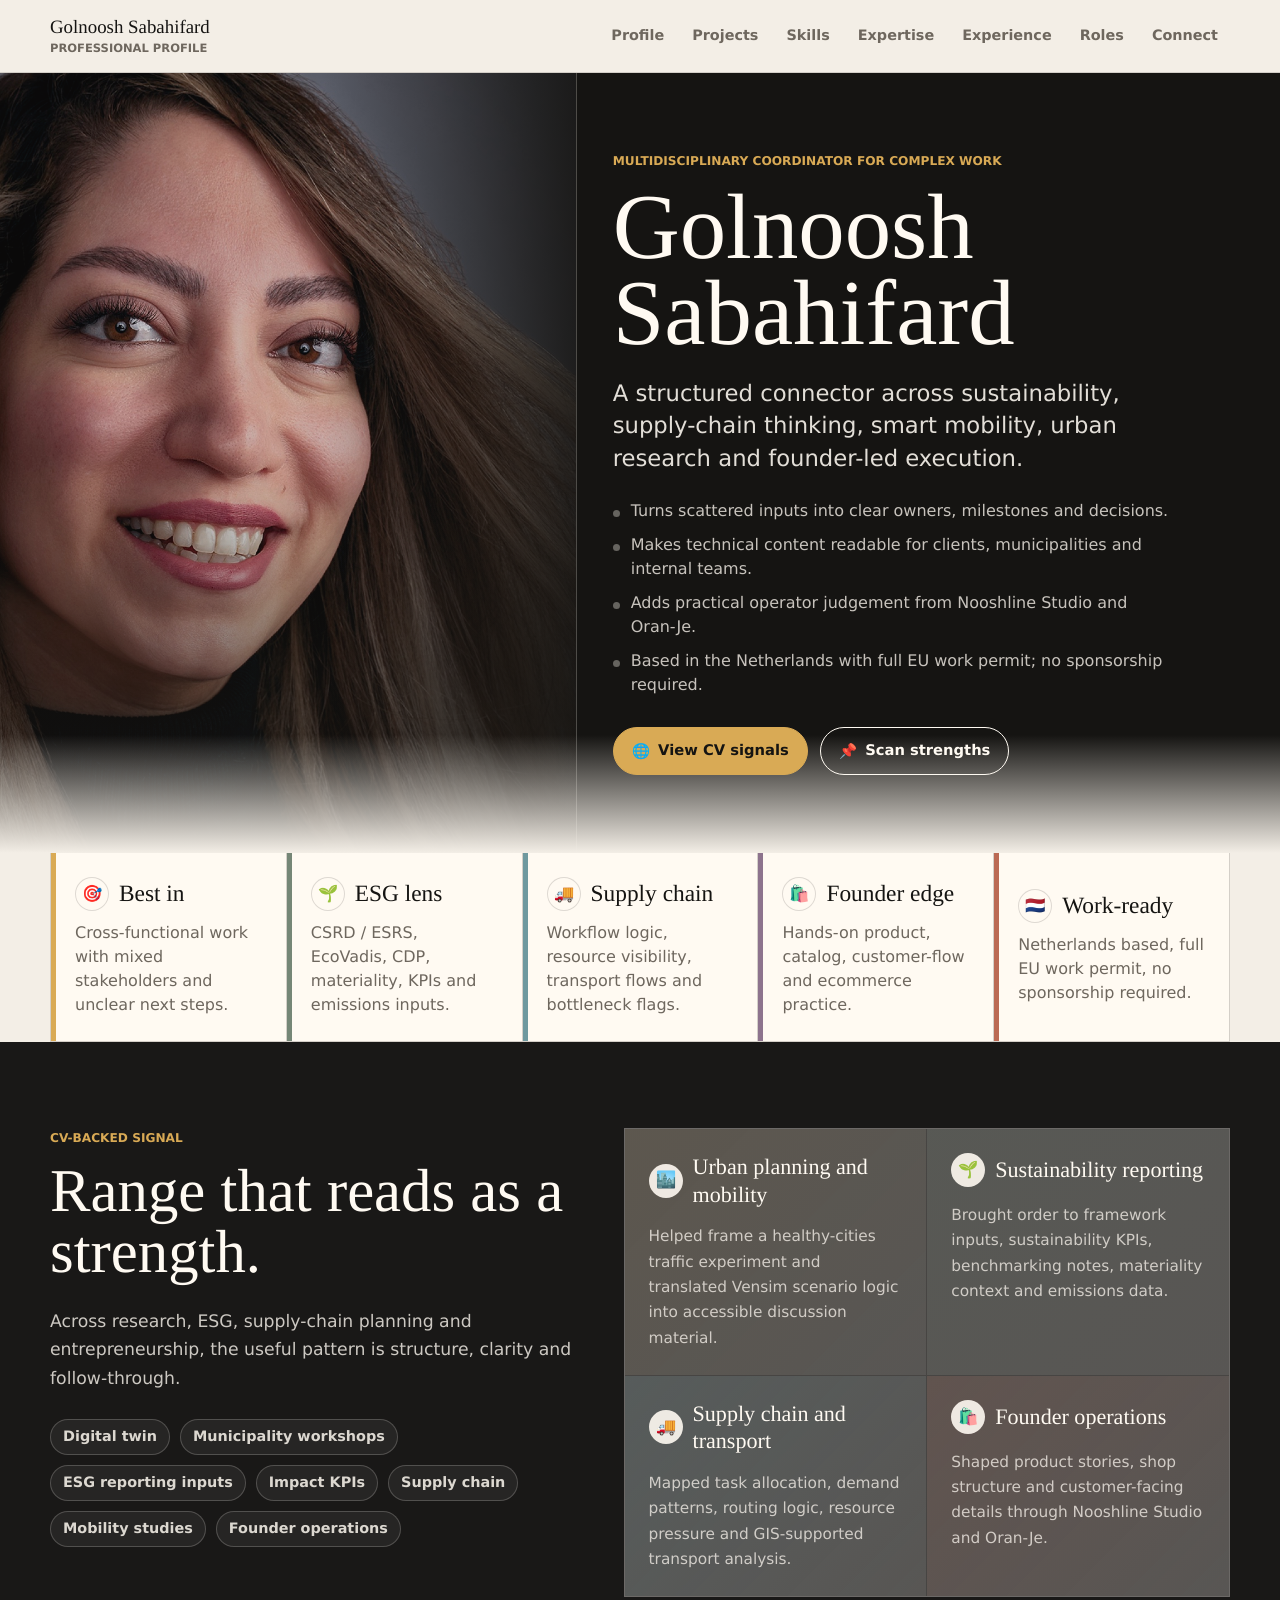
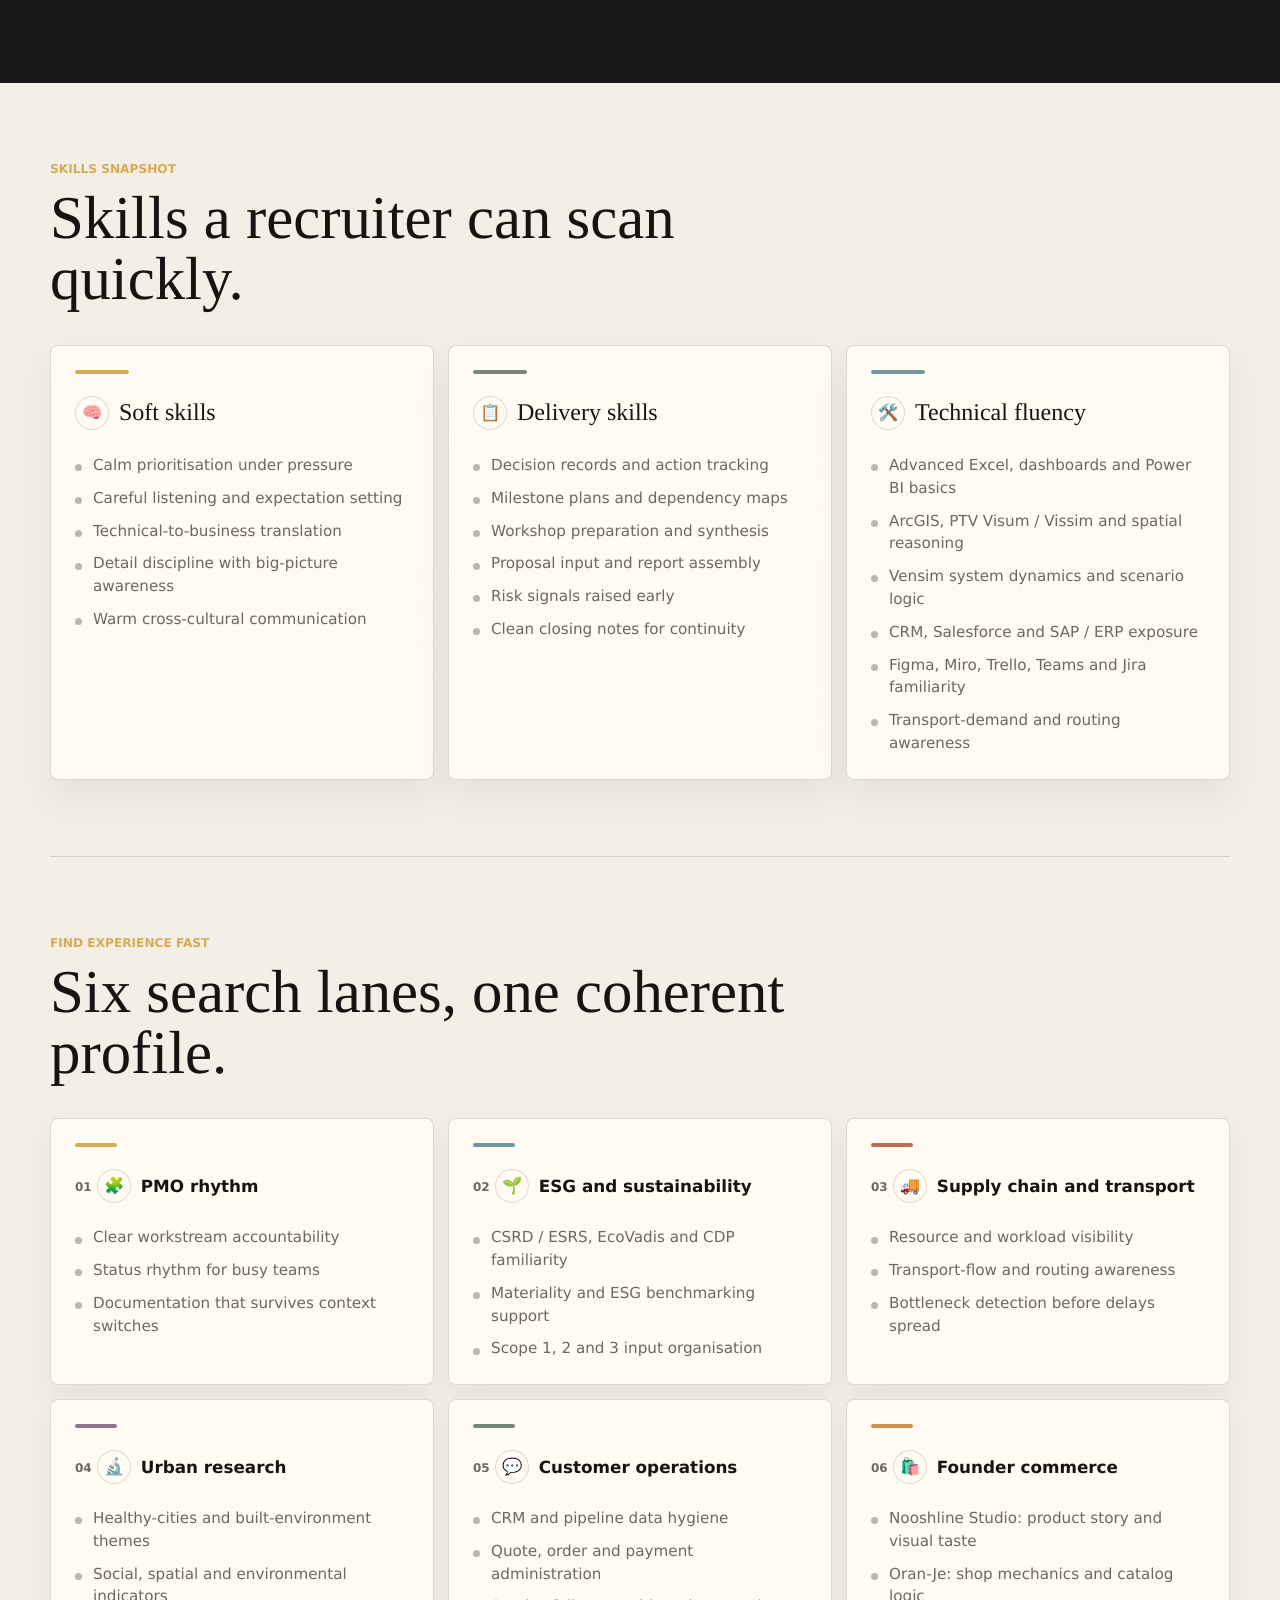
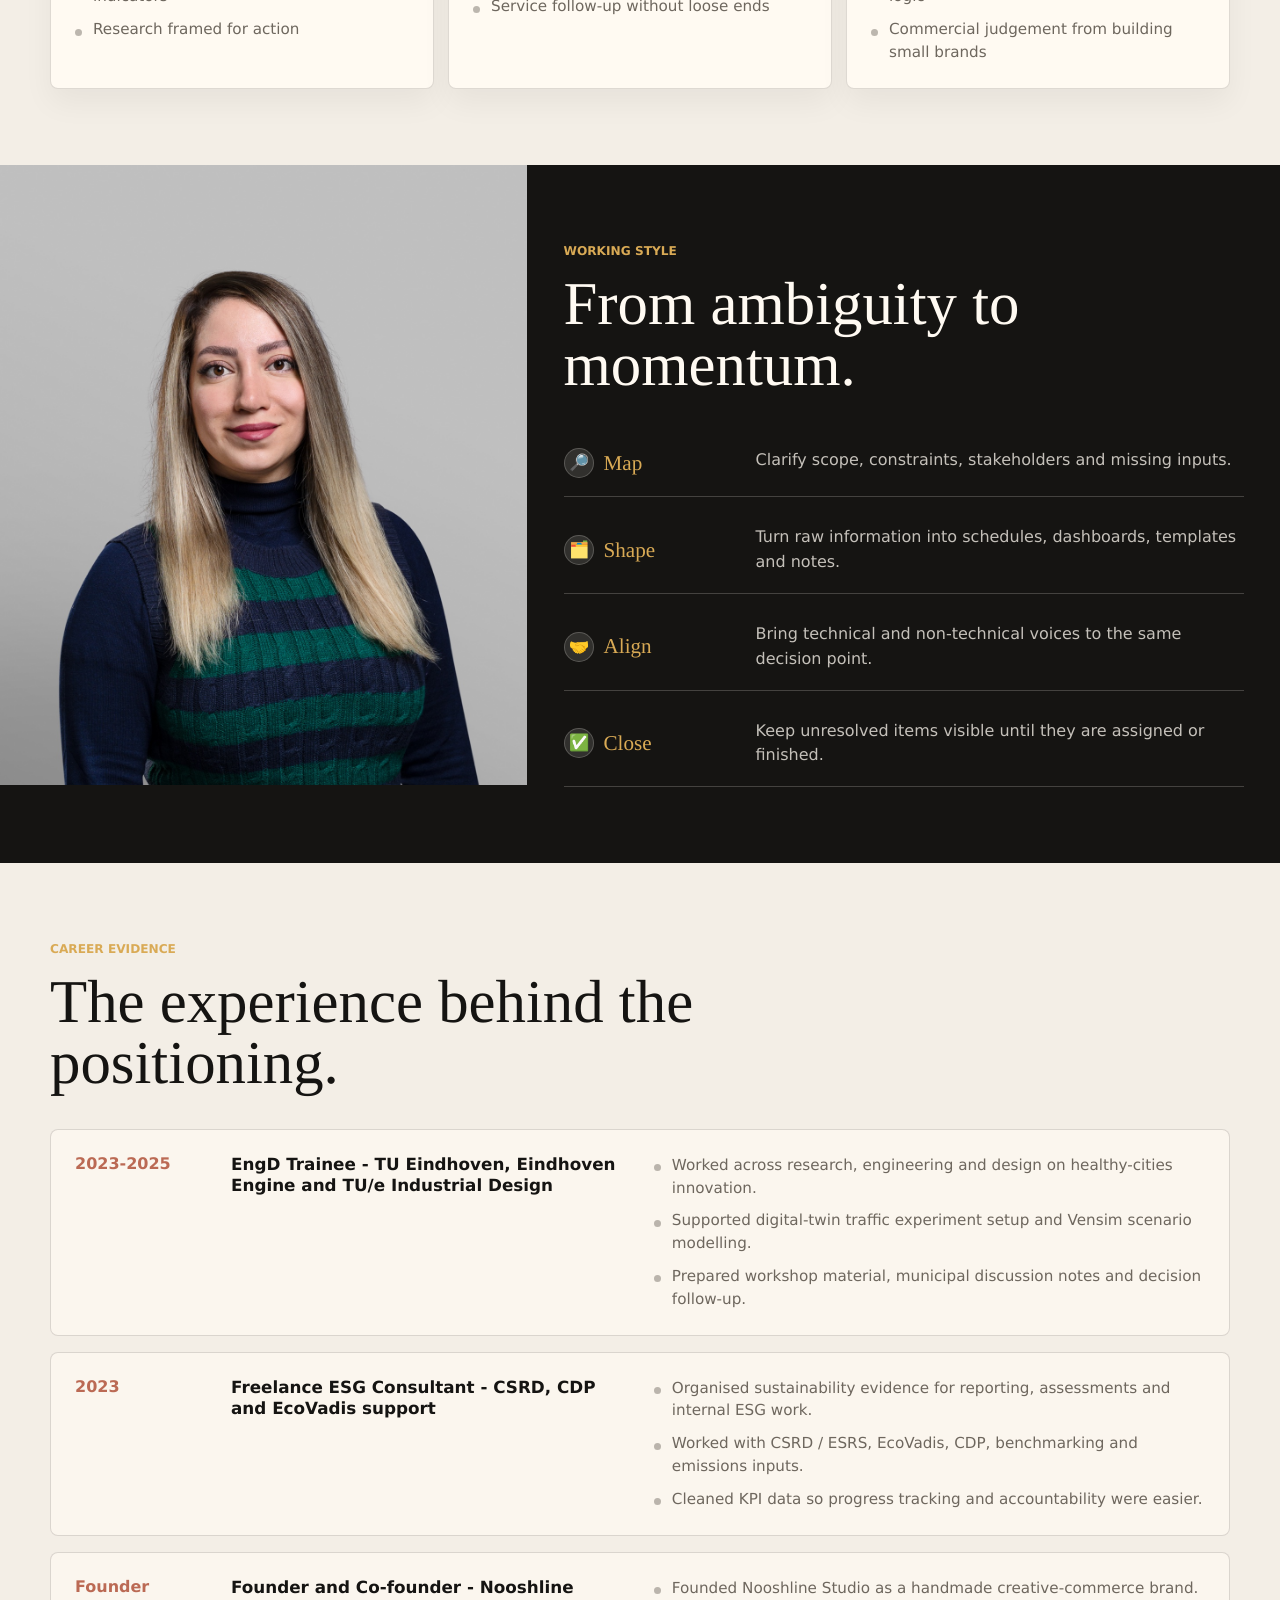
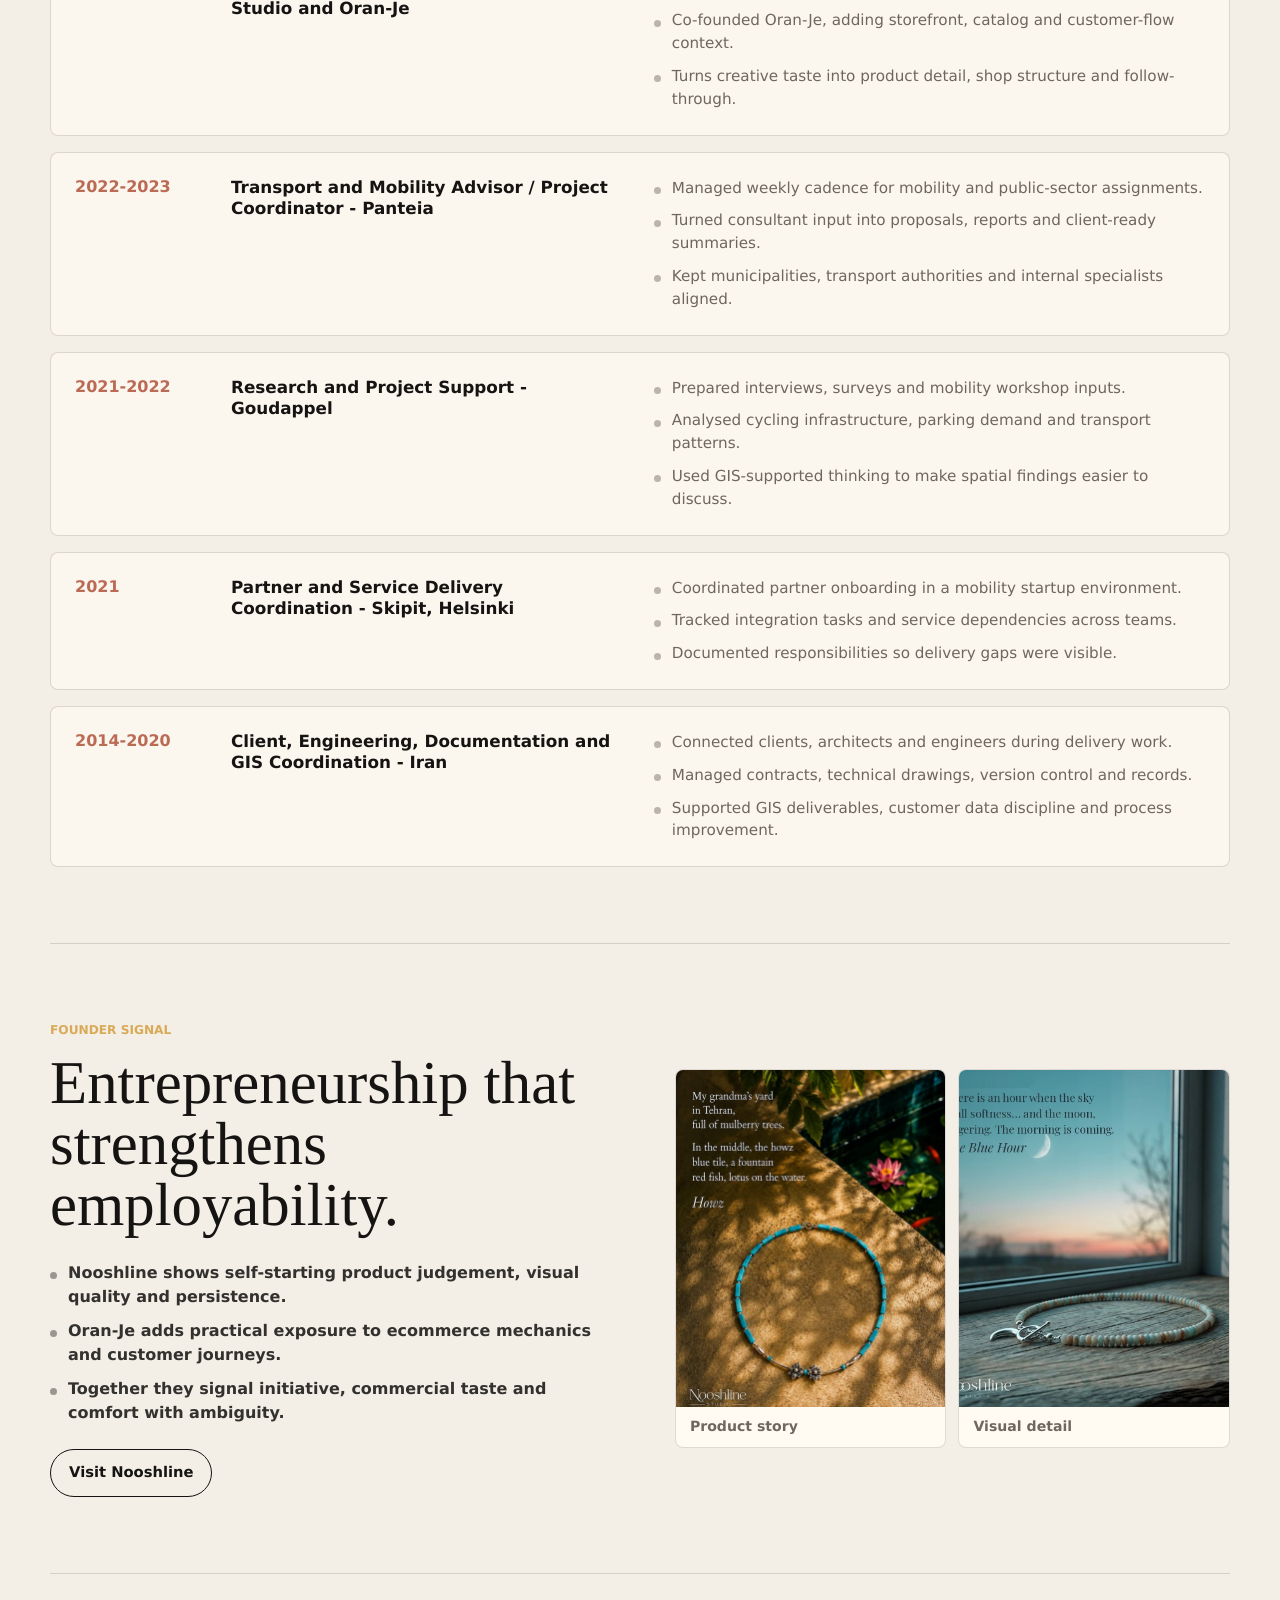
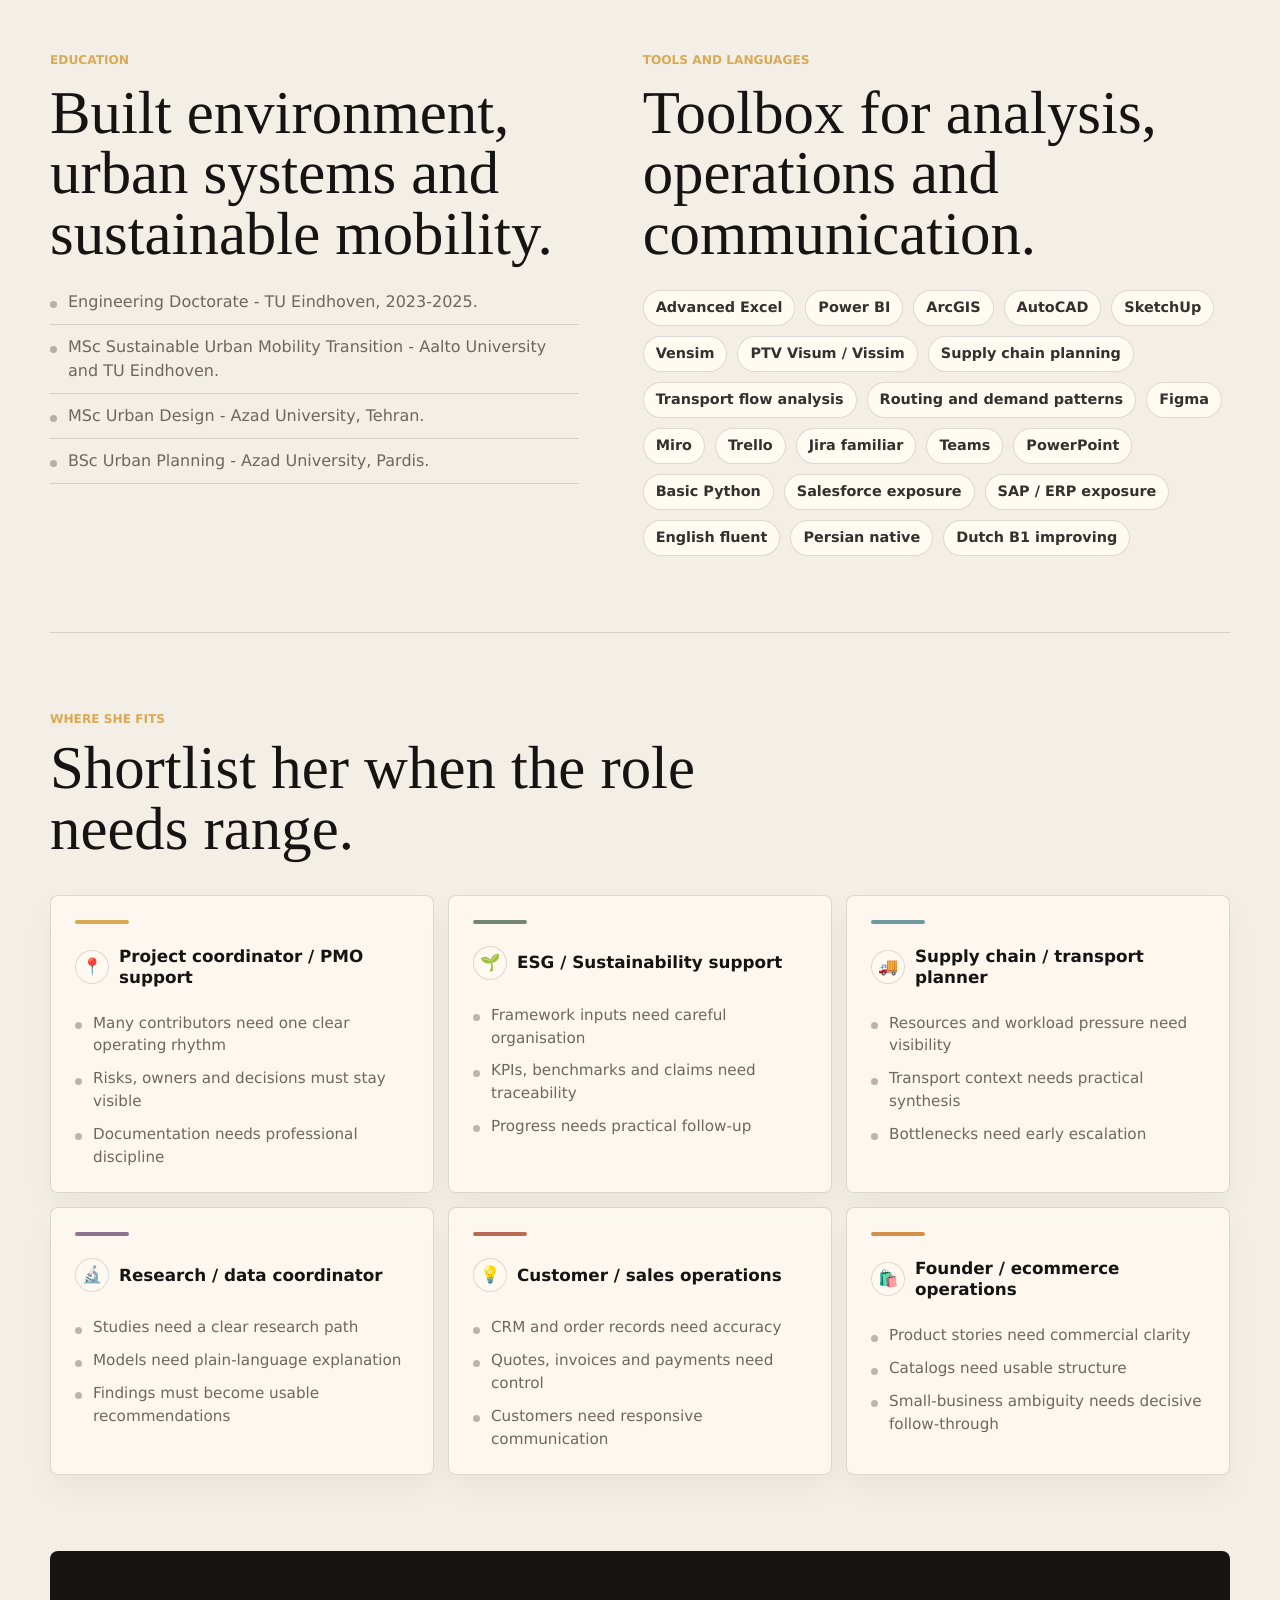
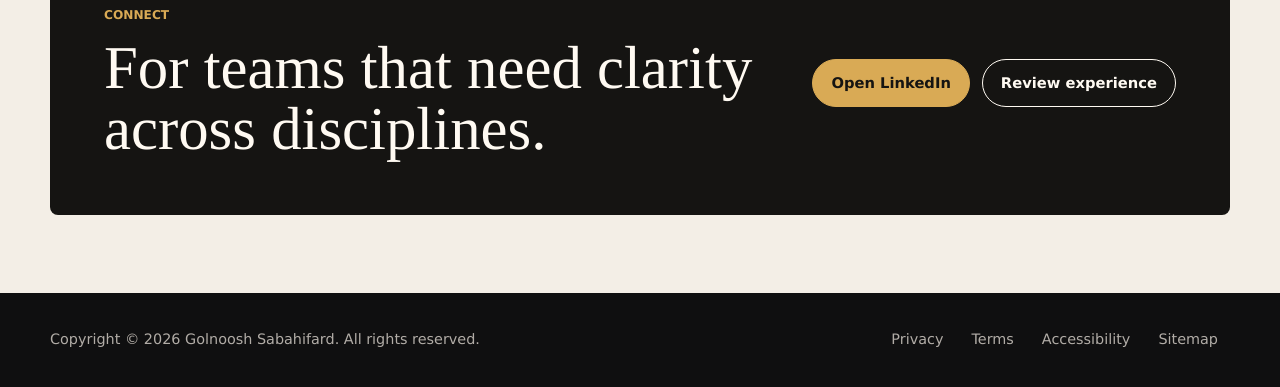
<file: index.html>
<!doctype html>
<html lang="en">
<head>
  <meta charset="UTF-8">
  <meta name="viewport" content="width=device-width,initial-scale=1,viewport-fit=cover">
  <meta name="theme-color" content="#171717">
  <title>Golnoosh Sabahifard | Multidisciplinary Project Coordinator &amp; PMO Specialist</title>
  <meta name="description" content="Official profile for Golnoosh Sabahifard: multidisciplinary project coordinator and PMO specialist across sustainability, ESG, supply chain planning, smart mobility, urban research, data, stakeholder delivery and founder-led ecommerce.">
  <meta name="author" content="Golnoosh Sabahifard">
  <meta name="robots" content="index,follow,max-image-preview:large">
  <meta name="googlebot" content="index,follow,max-snippet:-1,max-image-preview:large,max-video-preview:-1">
  <meta name="bingbot" content="index,follow,max-snippet:-1,max-image-preview:large,max-video-preview:-1">
  <meta name="keywords" content="Golnoosh Sabahifard, Golnoosh, Golnush, multidisciplinary project coordinator, project management support, PMO specialist, PMO support, sustainability coordinator, ESG reporting, CSRD, ESRS, EcoVadis, CDP, sustainability strategy, ESG data, emissions tracking, supply chain planning, supply chain coordination, transport operations, logistics planning, workflow planning, smart mobility, urban mobility, transport planning, urban research, Vensim, system dynamics, GIS, ArcGIS, stakeholder coordination, founder, entrepreneur, Nooshline founder, Oran-Je co-founder, ecommerce operations, customer operations, sales support, Eindhoven, Netherlands, EU work permit">
  <meta name="copyright" content="Copyright 2026 Golnoosh Sabahifard. All rights reserved.">
  <meta name="application-name" content="Golnoosh Sabahifard">
  <meta name="geo.region" content="NL-NB">
  <meta name="geo.placename" content="Eindhoven, Netherlands">
  <meta property="og:title" content="Golnoosh Sabahifard | Multidisciplinary Project Coordinator &amp; PMO Specialist">
  <meta property="og:description" content="A CV-backed talent profile across project coordination, PMO support, sustainability and ESG, supply chain planning, smart mobility, urban research, data, stakeholder delivery and founder-led ecommerce.">
  <meta property="og:image" content="https://golnoosh.nooshline.nl/assets/images/golnoosh-eindhoven-engine.jpg">
  <meta property="og:image:alt" content="Professional close-up portrait of Golnoosh Sabahifard">
  <meta property="og:type" content="profile">
  <meta property="og:url" content="https://golnoosh.nooshline.nl/">
  <meta property="og:site_name" content="Golnoosh Sabahifard">
  <meta property="profile:first_name" content="Golnoosh">
  <meta property="profile:last_name" content="Sabahifard">
  <meta property="profile:username" content="golnoosh">
  <meta name="twitter:card" content="summary_large_image">
  <meta name="twitter:title" content="Golnoosh Sabahifard | Multidisciplinary Project Coordinator &amp; PMO Specialist">
  <meta name="twitter:description" content="Professional coordination across PMO support, sustainability, ESG, supply chain planning, smart mobility, data, stakeholder delivery and entrepreneurship.">
  <meta name="twitter:image" content="https://golnoosh.nooshline.nl/assets/images/golnoosh-eindhoven-engine.jpg">
  <meta name="twitter:image:alt" content="Professional close-up portrait of Golnoosh Sabahifard">
  <link rel="canonical" href="https://golnoosh.nooshline.nl/">
  <link rel="alternate" hreflang="en" href="https://golnoosh.nooshline.nl/">
  <link rel="alternate" hreflang="x-default" href="https://golnoosh.nooshline.nl/">
  <link rel="sitemap" type="application/xml" href="/sitemap.xml">
  <link rel="icon" type="image/png" sizes="48x48" href="/favicon-48x48.png?v=golnoosh-face-20260711">
  <link rel="icon" type="image/png" sizes="96x96" href="/favicon-96x96.png?v=golnoosh-face-20260711">
  <link rel="icon" type="image/png" sizes="192x192" href="/favicon-192x192.png?v=golnoosh-face-20260711">
  <link rel="apple-touch-icon" sizes="180x180" href="/apple-touch-icon.png?v=golnoosh-face-20260711">
  <link rel="manifest" href="/site.webmanifest?v=golnoosh-face-20260711">
  <link rel="me" href="https://www.linkedin.com/in/golnoosh-sabahifard">
  <link rel="stylesheet" href="/assets/styles.css">
  <script type="application/ld+json">
    {
      "@context": "https://schema.org",
      "@graph": [
        {
          "@type": "Person",
          "@id": "https://golnoosh.nooshline.nl/#golnoosh",
          "name": "Golnoosh Sabahifard",
          "givenName": "Golnoosh",
          "familyName": "Sabahifard",
          "alternateName": ["Golnush Sabahifard", "Golnoosh"],
          "url": "https://golnoosh.nooshline.nl/",
          "mainEntityOfPage": {
            "@id": "https://golnoosh.nooshline.nl/#profile-page"
          },
          "image": {
            "@id": "https://golnoosh.nooshline.nl/#profile-image"
          },
          "jobTitle": "Multidisciplinary Project Coordinator and PMO Specialist",
          "workLocation": {
            "@type": "Place",
            "name": "Eindhoven, Netherlands"
          },
          "description": "Golnoosh Sabahifard is a multidisciplinary project coordinator and PMO specialist with experience across sustainability and ESG support, supply chain planning, smart mobility, urban research, system dynamics modelling, GIS, stakeholder communication, technical documentation, customer-facing operations, sales support and founder-led ecommerce.",
          "knowsAbout": [
            "Project coordination",
            "Project management support",
            "PMO support",
            "Stakeholder coordination",
            "Workshop facilitation",
            "Sustainability reporting",
            "ESG reporting",
            "CSRD",
            "ESRS",
            "EcoVadis",
            "CDP climate reporting",
            "Sustainability strategy support",
            "Materiality analysis",
            "ESG benchmarking",
            "Emissions tracking",
            "Supply chain planning",
            "Supply chain coordination",
            "Transport operations",
            "Logistics planning",
            "Workflow planning",
            "Smart mobility",
            "Urban mobility",
            "Transport planning",
            "Urban research",
            "System dynamics",
            "Vensim",
            "GIS",
            "ArcGIS",
            "Urban health",
            "Accessibility analysis",
            "Technical documentation",
            "Customer support operations",
            "Sales support",
            "CRM data management",
            "Entrepreneurship",
            "Founder-led ecommerce",
            "Nooshline Studio",
            "Oran-Je",
            "Product storytelling",
            "Data structuring",
            "Advanced Excel",
            "Power BI",
            "International collaboration"
          ],
          "sameAs": [
            "https://www.linkedin.com/in/golnoosh-sabahifard"
          ],
          "alumniOf": [
            {
              "@type": "CollegeOrUniversity",
              "name": "Eindhoven University of Technology"
            },
            {
              "@type": "CollegeOrUniversity",
              "name": "Aalto University"
            },
            {
              "@type": "CollegeOrUniversity",
              "name": "Azad University"
            }
          ]
        },
        {
          "@type": "ImageObject",
          "@id": "https://golnoosh.nooshline.nl/#profile-image",
          "url": "https://golnoosh.nooshline.nl/assets/images/golnoosh-eindhoven-engine.jpg",
          "contentUrl": "https://golnoosh.nooshline.nl/assets/images/golnoosh-eindhoven-engine.jpg",
          "caption": "Professional close-up portrait of Golnoosh Sabahifard",
          "creator": {
            "@id": "https://golnoosh.nooshline.nl/#golnoosh"
          },
          "copyrightNotice": "Copyright 2026 Golnoosh Sabahifard. All rights reserved.",
          "creditText": "Golnoosh Sabahifard",
          "license": "https://golnoosh.nooshline.nl/terms.html#copyright-and-permitted-use",
          "acquireLicensePage": "https://golnoosh.nooshline.nl/terms.html#copyright-and-permitted-use"
        },
        {
          "@type": "WebSite",
          "@id": "https://golnoosh.nooshline.nl/#website",
          "url": "https://golnoosh.nooshline.nl/",
          "name": "Golnoosh Sabahifard",
          "alternateName": ["Golnoosh Profile", "Golnoosh Sabahifard Profile"],
          "inLanguage": "en",
          "publisher": {
            "@id": "https://golnoosh.nooshline.nl/#golnoosh"
          },
          "description": "The official professional profile of Golnoosh Sabahifard."
        },
        {
          "@type": ["WebPage", "ProfilePage"],
          "@id": "https://golnoosh.nooshline.nl/#profile-page",
          "url": "https://golnoosh.nooshline.nl/",
          "name": "Golnoosh Sabahifard - Multidisciplinary Project Coordinator and PMO Specialist",
          "headline": "Golnoosh Sabahifard",
          "description": "Official profile for Golnoosh Sabahifard, based on her CV experience across project coordination, PMO support, sustainability, ESG, supply chain planning, smart mobility, urban research, data, stakeholder work, reporting, customer-facing operations and founder-led creative commerce.",
          "inLanguage": "en",
          "dateCreated": "2026-07-06T00:00:00+02:00",
          "dateModified": "2026-07-06T00:00:00+02:00",
          "isPartOf": {
            "@id": "https://golnoosh.nooshline.nl/#website"
          },
          "mainEntity": {
            "@id": "https://golnoosh.nooshline.nl/#golnoosh"
          },
          "about": {
            "@id": "https://golnoosh.nooshline.nl/#golnoosh"
          },
          "primaryImageOfPage": {
            "@id": "https://golnoosh.nooshline.nl/#profile-image"
          },
          "copyrightHolder": {
            "@id": "https://golnoosh.nooshline.nl/#golnoosh"
          },
          "copyrightYear": "2026"
        }
      ]
    }
  </script>
</head>
<body>
  <a class="skip-link" href="#main">Skip to profile</a>
  <header class="site-header">
    <nav class="nav" aria-label="Primary">
      <a class="brand" href="/">
        <strong>Golnoosh Sabahifard</strong>
        <span>Professional profile</span>
      </a>
      <button class="nav-toggle" type="button" aria-label="Open menu" aria-expanded="false" data-nav-toggle>
        <span></span>
        <span></span>
      </button>
      <div class="nav-links" data-nav-links>
        <a href="#profile">Profile</a>
        <a href="#projects">Projects</a>
        <a href="#skills">Skills</a>
        <a href="#expertise">Expertise</a>
        <a href="#experience">Experience</a>
        <a href="#fit">Roles</a>
        <a href="#connect">Connect</a>
      </div>
    </nav>
  </header>

  <main id="main">
    <section class="hero" id="profile" aria-labelledby="hero-title">
      <div class="hero-image">
        <img src="/assets/images/golnoosh-eindhoven-engine.jpg" alt="Professional close-up portrait of Golnoosh Sabahifard">
      </div>
      <div class="hero-copy">
        <p class="eyebrow">Multidisciplinary coordinator for complex work</p>
        <h1 id="hero-title">Golnoosh Sabahifard</h1>
        <p class="hero-lede">A structured connector across sustainability, supply-chain thinking, smart mobility, urban research and founder-led execution.</p>
        <ul class="hero-bullets" aria-label="Profile summary">
          <li>Turns scattered inputs into clear owners, milestones and decisions.</li>
          <li>Makes technical content readable for clients, municipalities and internal teams.</li>
          <li>Adds practical operator judgement from Nooshline Studio and Oran-Je.</li>
          <li>Based in the Netherlands with full EU work permit; no sponsorship required.</li>
        </ul>
        <div class="hero-actions">
          <a class="button primary" href="#projects"><span aria-hidden="true">🌐</span> View CV signals</a>
          <a class="button secondary" href="#skills"><span aria-hidden="true">📌</span> Scan strengths</a>
        </div>
      </div>
    </section>

    <section class="section signal-strip" aria-label="Profile signals">
      <div>
        <strong><span class="icon-badge" aria-hidden="true">🎯</span>Best in</strong>
        <span>Cross-functional work with mixed stakeholders and unclear next steps.</span>
      </div>
      <div>
        <strong><span class="icon-badge" aria-hidden="true">🌱</span>ESG lens</strong>
        <span>CSRD / ESRS, EcoVadis, CDP, materiality, KPIs and emissions inputs.</span>
      </div>
      <div>
        <strong><span class="icon-badge" aria-hidden="true">🚚</span>Supply chain</strong>
        <span>Workflow logic, resource visibility, transport flows and bottleneck flags.</span>
      </div>
      <div>
        <strong><span class="icon-badge" aria-hidden="true">🛍️</span>Founder edge</strong>
        <span>Hands-on product, catalog, customer-flow and ecommerce practice.</span>
      </div>
      <div>
        <strong><span class="icon-badge" aria-hidden="true">🇳🇱</span>Work-ready</strong>
        <span>Netherlands based, full EU work permit, no sponsorship required.</span>
      </div>
    </section>

    <section class="project-band" id="projects" aria-labelledby="projects-title">
      <div class="project-inner">
        <div class="project-copy">
          <p class="section-kicker">CV-backed signal</p>
          <h2 id="projects-title">Range that reads as a strength.</h2>
          <p>Across research, ESG, supply-chain planning and entrepreneurship, the useful pattern is structure, clarity and follow-through.</p>
          <div class="project-tags" aria-label="Project keywords">
            <span>Digital twin</span>
            <span>Municipality workshops</span>
            <span>ESG reporting inputs</span>
            <span>Impact KPIs</span>
            <span>Supply chain</span>
            <span>Mobility studies</span>
            <span>Founder operations</span>
          </div>
        </div>
        <div class="project-steps" aria-label="Multidisciplinary proof points">
          <article>
            <h3><span class="icon-badge" aria-hidden="true">🏙️</span>Urban planning and mobility</h3>
            <p>Helped frame a healthy-cities traffic experiment and translated Vensim scenario logic into accessible discussion material.</p>
          </article>
          <article>
            <h3><span class="icon-badge" aria-hidden="true">🌱</span>Sustainability reporting</h3>
            <p>Brought order to framework inputs, sustainability KPIs, benchmarking notes, materiality context and emissions data.</p>
          </article>
          <article>
            <h3><span class="icon-badge" aria-hidden="true">🚚</span>Supply chain and transport</h3>
            <p>Mapped task allocation, demand patterns, routing logic, resource pressure and GIS-supported transport analysis.</p>
          </article>
          <article>
            <h3><span class="icon-badge" aria-hidden="true">🛍️</span>Founder operations</h3>
            <p>Shaped product stories, shop structure and customer-facing details through Nooshline Studio and Oran-Je.</p>
          </article>
        </div>
      </div>
    </section>

    <section class="section skills-snapshot" id="skills" aria-labelledby="skills-title">
      <div class="section-head compact">
        <p class="section-kicker">Skills snapshot</p>
        <h2 id="skills-title">Skills a recruiter can scan quickly.</h2>
      </div>
      <div class="skills-grid" aria-label="Soft and technical skills">
        <article>
          <h3><span class="icon-badge" aria-hidden="true">🧠</span>Soft skills</h3>
          <ul>
            <li>Calm prioritisation under pressure</li>
            <li>Careful listening and expectation setting</li>
            <li>Technical-to-business translation</li>
            <li>Detail discipline with big-picture awareness</li>
            <li>Warm cross-cultural communication</li>
          </ul>
        </article>
        <article>
          <h3><span class="icon-badge" aria-hidden="true">📋</span>Delivery skills</h3>
          <ul>
            <li>Decision records and action tracking</li>
            <li>Milestone plans and dependency maps</li>
            <li>Workshop preparation and synthesis</li>
            <li>Proposal input and report assembly</li>
            <li>Risk signals raised early</li>
            <li>Clean closing notes for continuity</li>
          </ul>
        </article>
        <article>
          <h3><span class="icon-badge" aria-hidden="true">🛠️</span>Technical fluency</h3>
          <ul>
            <li>Advanced Excel, dashboards and Power BI basics</li>
            <li>ArcGIS, PTV Visum / Vissim and spatial reasoning</li>
            <li>Vensim system dynamics and scenario logic</li>
            <li>CRM, Salesforce and SAP / ERP exposure</li>
            <li>Figma, Miro, Trello, Teams and Jira familiarity</li>
            <li>Transport-demand and routing awareness</li>
          </ul>
        </article>
      </div>
    </section>

    <section class="section expertise-section" id="expertise" aria-labelledby="expertise-title">
      <div class="section-head compact">
        <p class="section-kicker">Find experience fast</p>
        <h2 id="expertise-title">Six search lanes, one coherent profile.</h2>
      </div>
      <div class="lane-grid" aria-label="Golnoosh expertise areas">
        <article class="lane-card">
          <span class="lane-number">01</span>
          <h3><span class="icon-badge" aria-hidden="true">🧩</span>PMO rhythm</h3>
          <ul>
            <li>Clear workstream accountability</li>
            <li>Status rhythm for busy teams</li>
            <li>Documentation that survives context switches</li>
          </ul>
        </article>
        <article class="lane-card">
          <span class="lane-number">02</span>
          <h3><span class="icon-badge" aria-hidden="true">🌱</span>ESG and sustainability</h3>
          <ul>
            <li>CSRD / ESRS, EcoVadis and CDP familiarity</li>
            <li>Materiality and ESG benchmarking support</li>
            <li>Scope 1, 2 and 3 input organisation</li>
          </ul>
        </article>
        <article class="lane-card">
          <span class="lane-number">03</span>
          <h3><span class="icon-badge" aria-hidden="true">🚚</span>Supply chain and transport</h3>
          <ul>
            <li>Resource and workload visibility</li>
            <li>Transport-flow and routing awareness</li>
            <li>Bottleneck detection before delays spread</li>
          </ul>
        </article>
        <article class="lane-card">
          <span class="lane-number">04</span>
          <h3><span class="icon-badge" aria-hidden="true">🔬</span>Urban research</h3>
          <ul>
            <li>Healthy-cities and built-environment themes</li>
            <li>Social, spatial and environmental indicators</li>
            <li>Research framed for action</li>
          </ul>
        </article>
        <article class="lane-card">
          <span class="lane-number">05</span>
          <h3><span class="icon-badge" aria-hidden="true">💬</span>Customer operations</h3>
          <ul>
            <li>CRM and pipeline data hygiene</li>
            <li>Quote, order and payment administration</li>
            <li>Service follow-up without loose ends</li>
          </ul>
        </article>
        <article class="lane-card">
          <span class="lane-number">06</span>
          <h3><span class="icon-badge" aria-hidden="true">🛍️</span>Founder commerce</h3>
          <ul>
            <li>Nooshline Studio: product story and visual taste</li>
            <li>Oran-Je: shop mechanics and catalog logic</li>
            <li>Commercial judgement from building small brands</li>
          </ul>
        </article>
      </div>
    </section>

    <section class="section method-panel" id="method" aria-labelledby="method-title">
      <div class="method-media">
        <img src="/assets/images/golnoosh-portrait.jpg" alt="Full professional portrait of Golnoosh Sabahifard">
      </div>
      <div class="method-copy">
        <p class="section-kicker">Working style</p>
        <h2 id="method-title">From ambiguity to momentum.</h2>
        <ul class="method-list">
          <li><strong><span class="icon-badge" aria-hidden="true">🔎</span>Map</strong><span>Clarify scope, constraints, stakeholders and missing inputs.</span></li>
          <li><strong><span class="icon-badge" aria-hidden="true">🗂️</span>Shape</strong><span>Turn raw information into schedules, dashboards, templates and notes.</span></li>
          <li><strong><span class="icon-badge" aria-hidden="true">🤝</span>Align</strong><span>Bring technical and non-technical voices to the same decision point.</span></li>
          <li><strong><span class="icon-badge" aria-hidden="true">✅</span>Close</strong><span>Keep unresolved items visible until they are assigned or finished.</span></li>
        </ul>
      </div>
    </section>

    <section class="section experience-section" id="experience" aria-labelledby="experience-title">
      <div class="section-head">
        <p class="section-kicker">Career evidence</p>
        <h2 id="experience-title">The experience behind the positioning.</h2>
      </div>
      <div class="experience-list">
        <article>
          <time>2023-2025</time>
          <h3>EngD Trainee - TU Eindhoven, Eindhoven Engine and TU/e Industrial Design</h3>
          <ul>
            <li>Worked across research, engineering and design on healthy-cities innovation.</li>
            <li>Supported digital-twin traffic experiment setup and Vensim scenario modelling.</li>
            <li>Prepared workshop material, municipal discussion notes and decision follow-up.</li>
          </ul>
        </article>
        <article>
          <time>2023</time>
          <h3>Freelance ESG Consultant - CSRD, CDP and EcoVadis support</h3>
          <ul>
            <li>Organised sustainability evidence for reporting, assessments and internal ESG work.</li>
            <li>Worked with CSRD / ESRS, EcoVadis, CDP, benchmarking and emissions inputs.</li>
            <li>Cleaned KPI data so progress tracking and accountability were easier.</li>
          </ul>
        </article>
        <article>
          <time>Founder</time>
          <h3>Founder and Co-founder - Nooshline Studio and Oran-Je</h3>
          <ul>
            <li>Founded Nooshline Studio as a handmade creative-commerce brand.</li>
            <li>Co-founded Oran-Je, adding storefront, catalog and customer-flow context.</li>
            <li>Turns creative taste into product detail, shop structure and follow-through.</li>
          </ul>
        </article>
        <article>
          <time>2022-2023</time>
          <h3>Transport and Mobility Advisor / Project Coordinator - Panteia</h3>
          <ul>
            <li>Managed weekly cadence for mobility and public-sector assignments.</li>
            <li>Turned consultant input into proposals, reports and client-ready summaries.</li>
            <li>Kept municipalities, transport authorities and internal specialists aligned.</li>
          </ul>
        </article>
        <article>
          <time>2021-2022</time>
          <h3>Research and Project Support - Goudappel</h3>
          <ul>
            <li>Prepared interviews, surveys and mobility workshop inputs.</li>
            <li>Analysed cycling infrastructure, parking demand and transport patterns.</li>
            <li>Used GIS-supported thinking to make spatial findings easier to discuss.</li>
          </ul>
        </article>
        <article>
          <time>2021</time>
          <h3>Partner and Service Delivery Coordination - Skipit, Helsinki</h3>
          <ul>
            <li>Coordinated partner onboarding in a mobility startup environment.</li>
            <li>Tracked integration tasks and service dependencies across teams.</li>
            <li>Documented responsibilities so delivery gaps were visible.</li>
          </ul>
        </article>
        <article>
          <time>2014-2020</time>
          <h3>Client, Engineering, Documentation and GIS Coordination - Iran</h3>
          <ul>
            <li>Connected clients, architects and engineers during delivery work.</li>
            <li>Managed contracts, technical drawings, version control and records.</li>
            <li>Supported GIS deliverables, customer data discipline and process improvement.</li>
          </ul>
        </article>
      </div>
    </section>

    <section class="section creative-proof" id="founder" aria-labelledby="creative-title">
      <div class="creative-copy">
        <p class="section-kicker">Founder signal</p>
        <h2 id="creative-title">Entrepreneurship that strengthens employability.</h2>
        <ul>
          <li>Nooshline shows self-starting product judgement, visual quality and persistence.</li>
          <li>Oran-Je adds practical exposure to ecommerce mechanics and customer journeys.</li>
          <li>Together they signal initiative, commercial taste and comfort with ambiguity.</li>
        </ul>
        <div class="creative-actions">
          <a class="button secondary" href="https://nooshline.nl/" target="_blank" rel="noopener noreferrer">Visit Nooshline</a>
        </div>
      </div>
      <div class="art-grid" aria-label="Nooshline supporting visual proof">
        <figure>
          <img src="/assets/images/howz-real.jpg" alt="Nooshline product image used as a supporting commerce reference">
          <figcaption>Product story</figcaption>
        </figure>
        <figure>
          <img src="/assets/images/blue-hour-real.jpg" alt="Nooshline product image used as a supporting commerce reference">
          <figcaption>Visual detail</figcaption>
        </figure>
      </div>
    </section>

    <section class="section education-tools" aria-labelledby="education-title">
      <div>
        <p class="section-kicker">Education</p>
        <h2 id="education-title">Built environment, urban systems and sustainable mobility.</h2>
        <ul class="clean-list">
          <li>Engineering Doctorate - TU Eindhoven, 2023-2025.</li>
          <li>MSc Sustainable Urban Mobility Transition - Aalto University and TU Eindhoven.</li>
          <li>MSc Urban Design - Azad University, Tehran.</li>
          <li>BSc Urban Planning - Azad University, Pardis.</li>
        </ul>
      </div>
      <div>
        <p class="section-kicker">Tools and languages</p>
        <h2>Toolbox for analysis, operations and communication.</h2>
        <div class="tag-cloud" aria-label="Tools and languages">
          <span>Advanced Excel</span>
          <span>Power BI</span>
          <span>ArcGIS</span>
          <span>AutoCAD</span>
          <span>SketchUp</span>
          <span>Vensim</span>
          <span>PTV Visum / Vissim</span>
          <span>Supply chain planning</span>
          <span>Transport flow analysis</span>
          <span>Routing and demand patterns</span>
          <span>Figma</span>
          <span>Miro</span>
          <span>Trello</span>
          <span>Jira familiar</span>
          <span>Teams</span>
          <span>PowerPoint</span>
          <span>Basic Python</span>
          <span>Salesforce exposure</span>
          <span>SAP / ERP exposure</span>
          <span>English fluent</span>
          <span>Persian native</span>
          <span>Dutch B1 improving</span>
        </div>
      </div>
    </section>

    <section class="section fit-section" id="fit" aria-labelledby="fit-title">
      <div class="section-head compact">
        <p class="section-kicker">Where she fits</p>
        <h2 id="fit-title">Shortlist her when the role needs range.</h2>
      </div>
      <div class="fit-grid">
        <article>
          <h3><span class="icon-badge" aria-hidden="true">📍</span>Project coordinator / PMO support</h3>
          <ul>
            <li>Many contributors need one clear operating rhythm</li>
            <li>Risks, owners and decisions must stay visible</li>
            <li>Documentation needs professional discipline</li>
          </ul>
        </article>
        <article>
          <h3><span class="icon-badge" aria-hidden="true">🌱</span>ESG / Sustainability support</h3>
          <ul>
            <li>Framework inputs need careful organisation</li>
            <li>KPIs, benchmarks and claims need traceability</li>
            <li>Progress needs practical follow-up</li>
          </ul>
        </article>
        <article>
          <h3><span class="icon-badge" aria-hidden="true">🚚</span>Supply chain / transport planner</h3>
          <ul>
            <li>Resources and workload pressure need visibility</li>
            <li>Transport context needs practical synthesis</li>
            <li>Bottlenecks need early escalation</li>
          </ul>
        </article>
        <article>
          <h3><span class="icon-badge" aria-hidden="true">🔬</span>Research / data coordinator</h3>
          <ul>
            <li>Studies need a clear research path</li>
            <li>Models need plain-language explanation</li>
            <li>Findings must become usable recommendations</li>
          </ul>
        </article>
        <article>
          <h3><span class="icon-badge" aria-hidden="true">💡</span>Customer / sales operations</h3>
          <ul>
            <li>CRM and order records need accuracy</li>
            <li>Quotes, invoices and payments need control</li>
            <li>Customers need responsive communication</li>
          </ul>
        </article>
        <article>
          <h3><span class="icon-badge" aria-hidden="true">🛍️</span>Founder / ecommerce operations</h3>
          <ul>
            <li>Product stories need commercial clarity</li>
            <li>Catalogs need usable structure</li>
            <li>Small-business ambiguity needs decisive follow-through</li>
          </ul>
        </article>
      </div>
    </section>

    <section class="section contact-band" id="connect" aria-labelledby="connect-title">
      <div>
        <p class="section-kicker">Connect</p>
        <h2 id="connect-title">For teams that need clarity across disciplines.</h2>
      </div>
      <div class="contact-actions">
        <a class="button primary" href="https://www.linkedin.com/in/golnoosh-sabahifard" rel="noreferrer">Open LinkedIn</a>
        <a class="button secondary" href="#experience">Review experience</a>
      </div>
    </section>
  </main>

  <footer class="site-footer">
    <div class="footer-inner">
      <span>Copyright &copy; <span data-current-year>2026</span> Golnoosh Sabahifard. All rights reserved.</span>
      <nav class="footer-links" aria-label="Legal links">
        <a href="/privacy.html">Privacy</a>
        <a href="/terms.html">Terms</a>
        <a href="/accessibility.html">Accessibility</a>
        <a href="/sitemap.xml">Sitemap</a>
      </nav>
    </div>
  </footer>
  <script src="/assets/site.js" defer></script>
  <script type="module" src="https://static.cloudflareinsights.com/beacon.min.js" data-cf-beacon='{"token": "4cd0dbd8a2594858a30446fa49e0653c"}'></script>
</body>
</html>
</file>
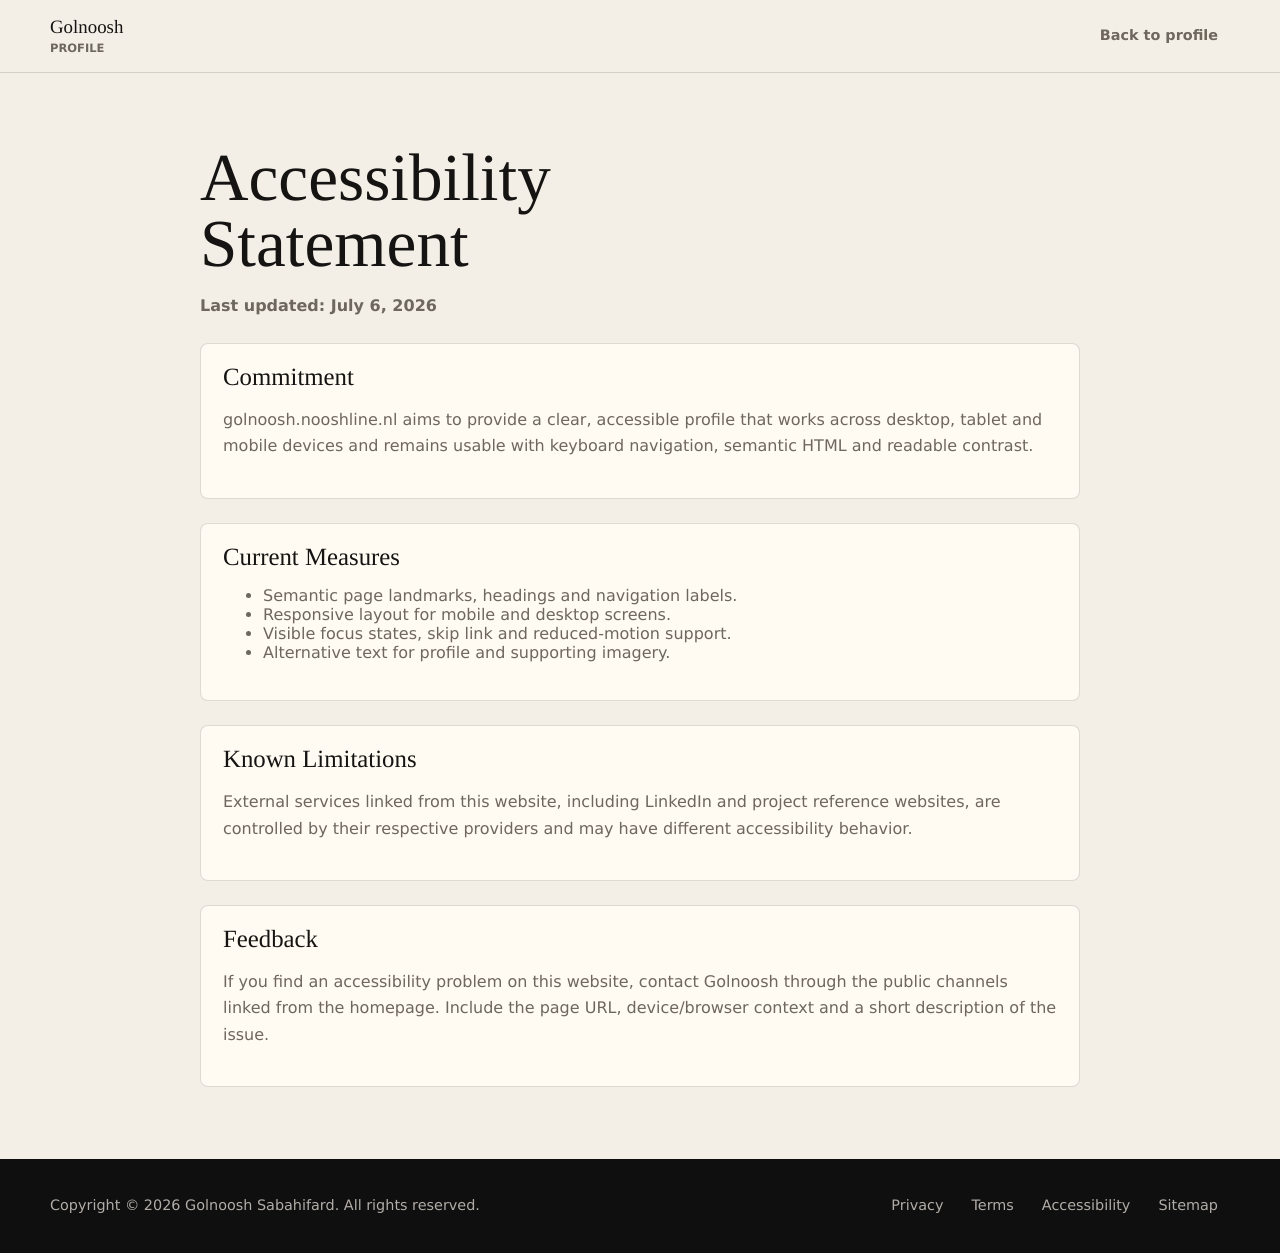
<file: accessibility.html>
<!doctype html>
<html lang="en">
<head>
  <meta charset="UTF-8">
  <meta name="viewport" content="width=device-width,initial-scale=1,viewport-fit=cover">
  <meta name="robots" content="index,follow">
  <meta name="theme-color" content="#201816">
  <title>Accessibility Statement | Golnoosh Sabahifard</title>
  <meta name="description" content="Accessibility statement for the official Golnoosh Sabahifard profile at golnoosh.nooshline.nl.">
  <link rel="canonical" href="https://golnoosh.nooshline.nl/accessibility.html">
  <link rel="icon" type="image/png" sizes="48x48" href="/favicon-48x48.png?v=golnoosh-face-20260711">
  <link rel="icon" type="image/png" sizes="96x96" href="/favicon-96x96.png?v=golnoosh-face-20260711">
  <link rel="icon" type="image/png" sizes="192x192" href="/favicon-192x192.png?v=golnoosh-face-20260711">
  <link rel="apple-touch-icon" sizes="180x180" href="/apple-touch-icon.png?v=golnoosh-face-20260711">
  <link rel="manifest" href="/site.webmanifest?v=golnoosh-face-20260711">
  <link rel="stylesheet" href="/assets/styles.css">
</head>
<body>
  <a class="skip-link" href="#main">Skip to accessibility statement</a>
  <header class="site-header">
    <nav class="nav" aria-label="Primary">
      <a class="brand" href="/"><strong>Golnoosh</strong><span>Profile</span></a>
      <div class="nav-links nav-links-static">
        <a href="/">Back to profile</a>
      </div>
    </nav>
  </header>

  <main id="main" class="legal-layout">
    <h1>Accessibility Statement</h1>
    <p class="updated">Last updated: July 6, 2026</p>

    <section class="legal-card">
      <h2>Commitment</h2>
      <p>
        golnoosh.nooshline.nl aims to provide a clear, accessible profile that works across desktop, tablet and mobile
        devices and remains usable with keyboard navigation, semantic HTML and readable contrast.
      </p>
    </section>

    <section class="legal-card">
      <h2>Current Measures</h2>
      <ul>
        <li>Semantic page landmarks, headings and navigation labels.</li>
        <li>Responsive layout for mobile and desktop screens.</li>
        <li>Visible focus states, skip link and reduced-motion support.</li>
        <li>Alternative text for profile and supporting imagery.</li>
      </ul>
    </section>

    <section class="legal-card">
      <h2>Known Limitations</h2>
      <p>
        External services linked from this website, including LinkedIn and project reference websites, are controlled by
        their respective providers and may have different accessibility behavior.
      </p>
    </section>

    <section class="legal-card">
      <h2>Feedback</h2>
      <p>
        If you find an accessibility problem on this website, contact Golnoosh through the public channels linked from
        the homepage. Include the page URL, device/browser context and a short description of the issue.
      </p>
    </section>
  </main>

  <footer class="site-footer">
    <div class="footer-inner">
      <span>Copyright &copy; <span data-current-year>2026</span> Golnoosh Sabahifard. All rights reserved.</span>
      <nav class="footer-links" aria-label="Legal links">
        <a href="/privacy.html">Privacy</a>
        <a href="/terms.html">Terms</a>
        <a href="/accessibility.html">Accessibility</a>
        <a href="/sitemap.xml">Sitemap</a>
      </nav>
    </div>
  </footer>
  <script src="/assets/site.js" defer></script>
  <script type="module" src="https://static.cloudflareinsights.com/beacon.min.js" data-cf-beacon='{"token": "4cd0dbd8a2594858a30446fa49e0653c"}'></script>
</body>
</html>
</file>
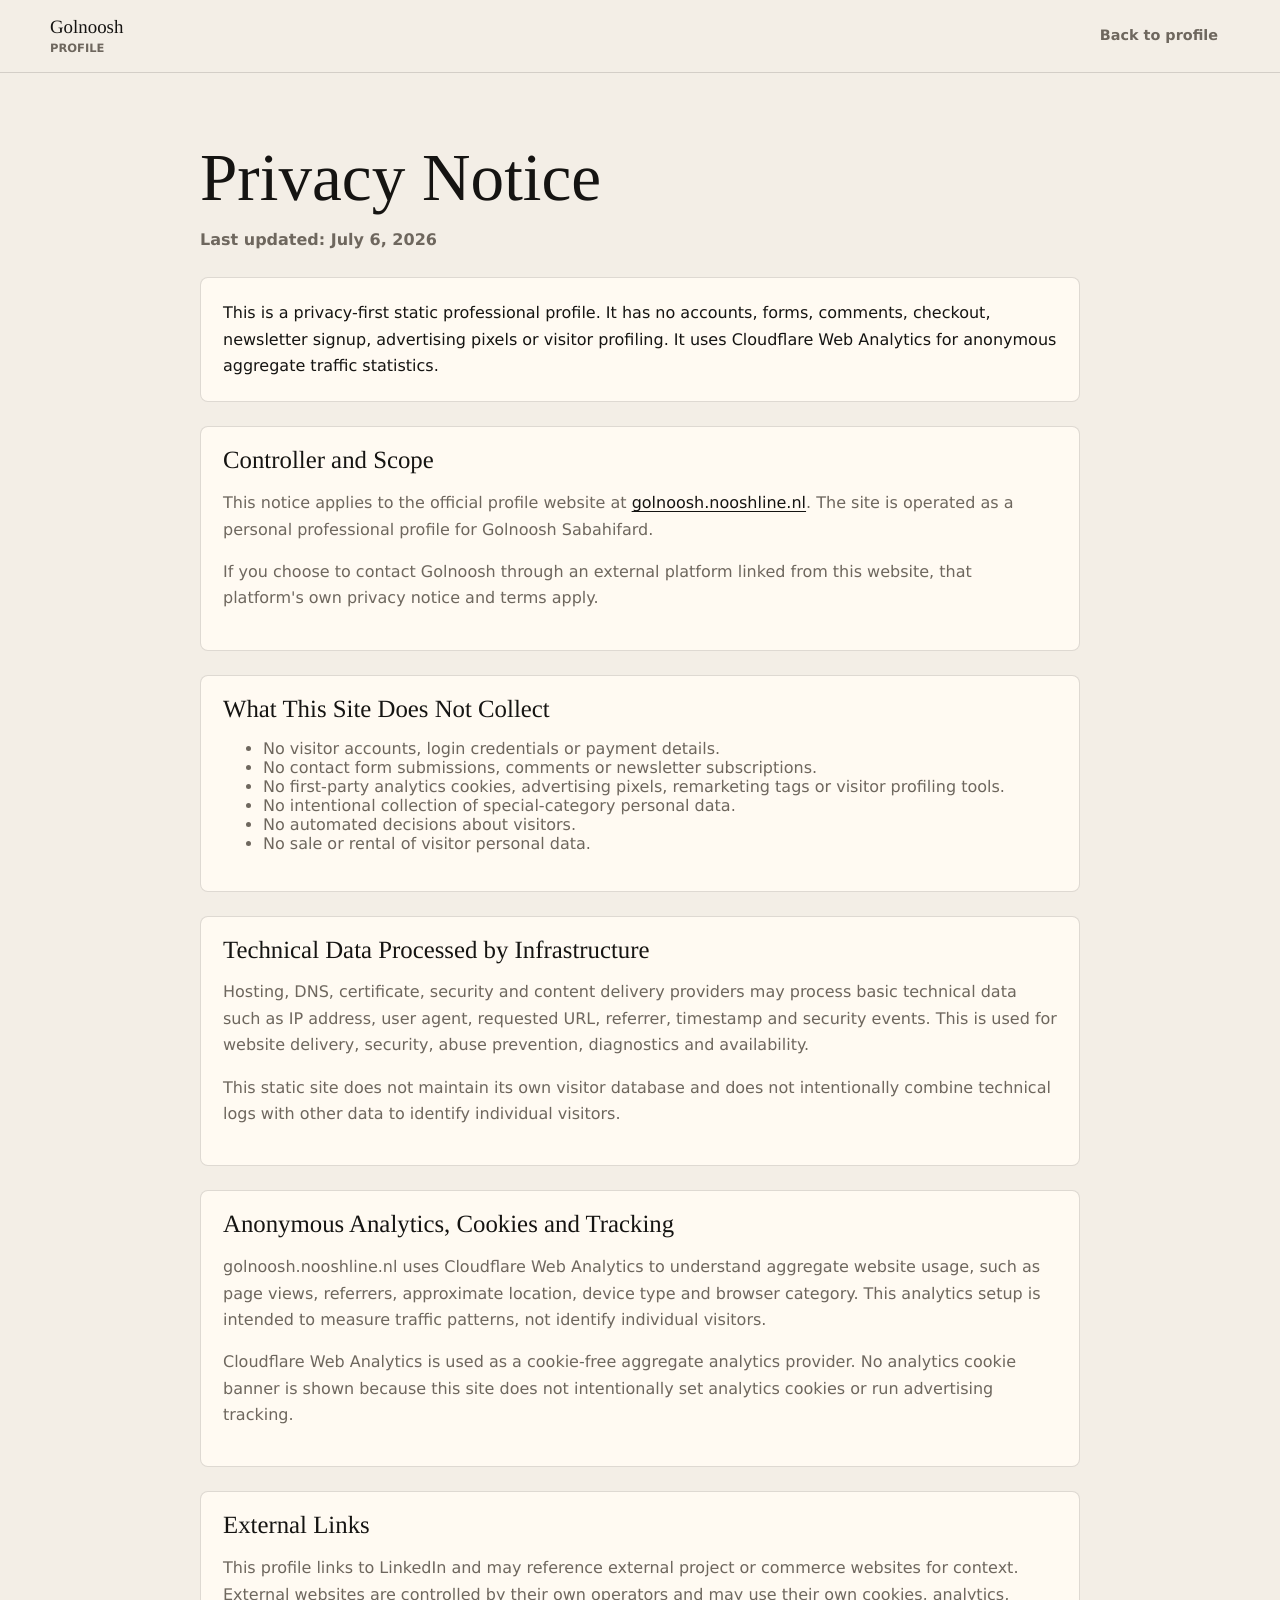
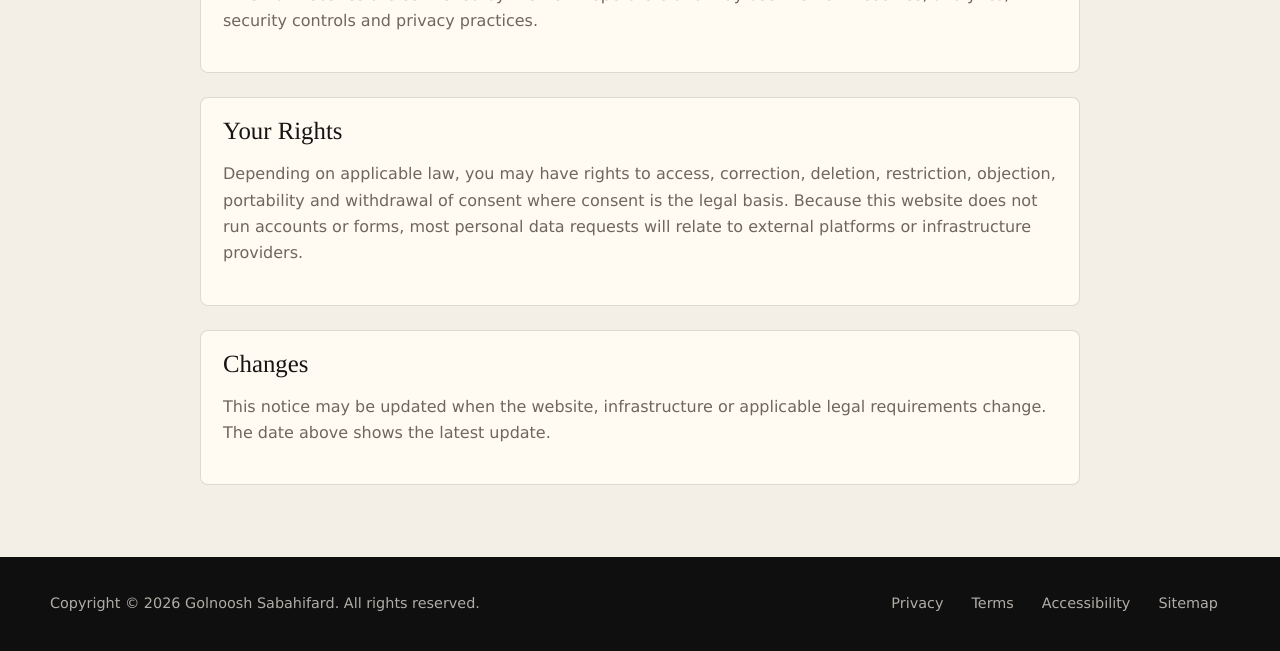
<file: privacy.html>
<!doctype html>
<html lang="en">
<head>
  <meta charset="UTF-8">
  <meta name="viewport" content="width=device-width,initial-scale=1,viewport-fit=cover">
  <meta name="robots" content="index,follow">
  <meta name="theme-color" content="#201816">
  <title>Privacy Notice | Golnoosh Sabahifard</title>
  <meta name="description" content="Privacy notice, cookie position and GDPR rights information for the official Golnoosh Sabahifard profile at golnoosh.nooshline.nl.">
  <link rel="canonical" href="https://golnoosh.nooshline.nl/privacy.html">
  <link rel="icon" type="image/png" sizes="48x48" href="/favicon-48x48.png?v=golnoosh-face-20260711">
  <link rel="icon" type="image/png" sizes="96x96" href="/favicon-96x96.png?v=golnoosh-face-20260711">
  <link rel="icon" type="image/png" sizes="192x192" href="/favicon-192x192.png?v=golnoosh-face-20260711">
  <link rel="apple-touch-icon" sizes="180x180" href="/apple-touch-icon.png?v=golnoosh-face-20260711">
  <link rel="manifest" href="/site.webmanifest?v=golnoosh-face-20260711">
  <link rel="stylesheet" href="/assets/styles.css">
</head>
<body>
  <a class="skip-link" href="#main">Skip to privacy notice</a>
  <header class="site-header">
    <nav class="nav" aria-label="Primary">
      <a class="brand" href="/"><strong>Golnoosh</strong><span>Profile</span></a>
      <div class="nav-links nav-links-static">
        <a href="/">Back to profile</a>
      </div>
    </nav>
  </header>

  <main id="main" class="legal-layout">
    <h1>Privacy Notice</h1>
    <p class="updated">Last updated: July 6, 2026</p>
    <p class="notice">
      This is a privacy-first static professional profile. It has no accounts, forms, comments, checkout,
      newsletter signup, advertising pixels or visitor profiling. It uses Cloudflare Web Analytics for anonymous
      aggregate traffic statistics.
    </p>

    <section class="legal-card">
      <h2>Controller and Scope</h2>
      <p>
        This notice applies to the official profile website at <a href="https://golnoosh.nooshline.nl">golnoosh.nooshline.nl</a>.
        The site is operated as a personal professional profile for Golnoosh Sabahifard.
      </p>
      <p>
        If you choose to contact Golnoosh through an external platform linked from this website, that platform's
        own privacy notice and terms apply.
      </p>
    </section>

    <section class="legal-card">
      <h2>What This Site Does Not Collect</h2>
      <ul>
        <li>No visitor accounts, login credentials or payment details.</li>
        <li>No contact form submissions, comments or newsletter subscriptions.</li>
        <li>No first-party analytics cookies, advertising pixels, remarketing tags or visitor profiling tools.</li>
        <li>No intentional collection of special-category personal data.</li>
        <li>No automated decisions about visitors.</li>
        <li>No sale or rental of visitor personal data.</li>
      </ul>
    </section>

    <section class="legal-card">
      <h2>Technical Data Processed by Infrastructure</h2>
      <p>
        Hosting, DNS, certificate, security and content delivery providers may process basic technical data such as
        IP address, user agent, requested URL, referrer, timestamp and security events. This is used for website
        delivery, security, abuse prevention, diagnostics and availability.
      </p>
      <p>
        This static site does not maintain its own visitor database and does not intentionally combine technical logs
        with other data to identify individual visitors.
      </p>
    </section>

    <section class="legal-card">
      <h2>Anonymous Analytics, Cookies and Tracking</h2>
      <p>
        golnoosh.nooshline.nl uses Cloudflare Web Analytics to understand aggregate website usage, such as page views,
        referrers, approximate location, device type and browser category. This analytics setup is intended to measure
        traffic patterns, not identify individual visitors.
      </p>
      <p>
        Cloudflare Web Analytics is used as a cookie-free aggregate analytics provider. No analytics cookie banner is shown
        because this site does not intentionally set analytics cookies or run advertising tracking.
      </p>
    </section>

    <section class="legal-card">
      <h2>External Links</h2>
      <p>
        This profile links to LinkedIn and may reference external project or commerce websites for context. External
        websites are controlled by their own operators and may use their own cookies, analytics, security controls and
        privacy practices.
      </p>
    </section>

    <section class="legal-card">
      <h2>Your Rights</h2>
      <p>
        Depending on applicable law, you may have rights to access, correction, deletion, restriction, objection,
        portability and withdrawal of consent where consent is the legal basis. Because this website does not run
        accounts or forms, most personal data requests will relate to external platforms or infrastructure providers.
      </p>
    </section>

    <section class="legal-card">
      <h2>Changes</h2>
      <p>
        This notice may be updated when the website, infrastructure or applicable legal requirements change. The date
        above shows the latest update.
      </p>
    </section>
  </main>

  <footer class="site-footer">
    <div class="footer-inner">
      <span>Copyright &copy; <span data-current-year>2026</span> Golnoosh Sabahifard. All rights reserved.</span>
      <nav class="footer-links" aria-label="Legal links">
        <a href="/privacy.html">Privacy</a>
        <a href="/terms.html">Terms</a>
        <a href="/accessibility.html">Accessibility</a>
        <a href="/sitemap.xml">Sitemap</a>
      </nav>
    </div>
  </footer>
  <script src="/assets/site.js" defer></script>
  <script type="module" src="https://static.cloudflareinsights.com/beacon.min.js" data-cf-beacon='{"token": "4cd0dbd8a2594858a30446fa49e0653c"}'></script>
</body>
</html>
</file>
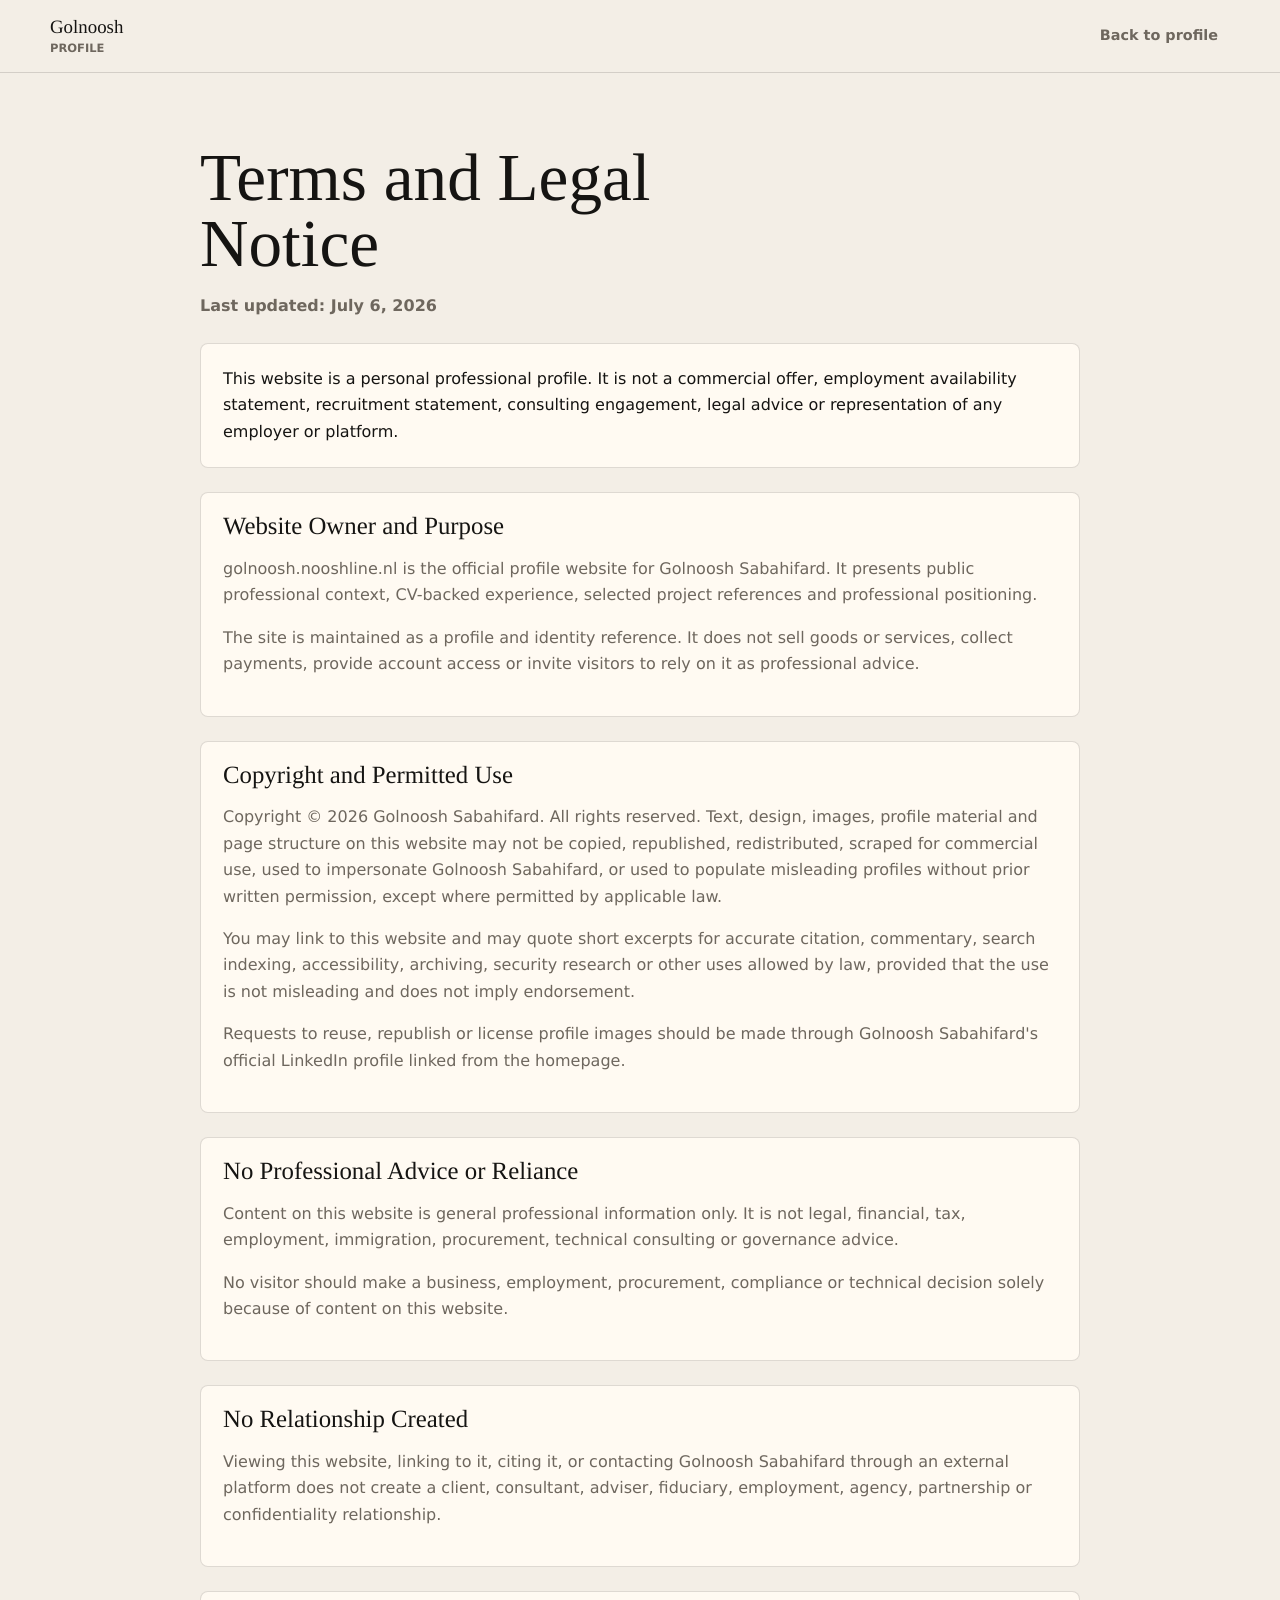
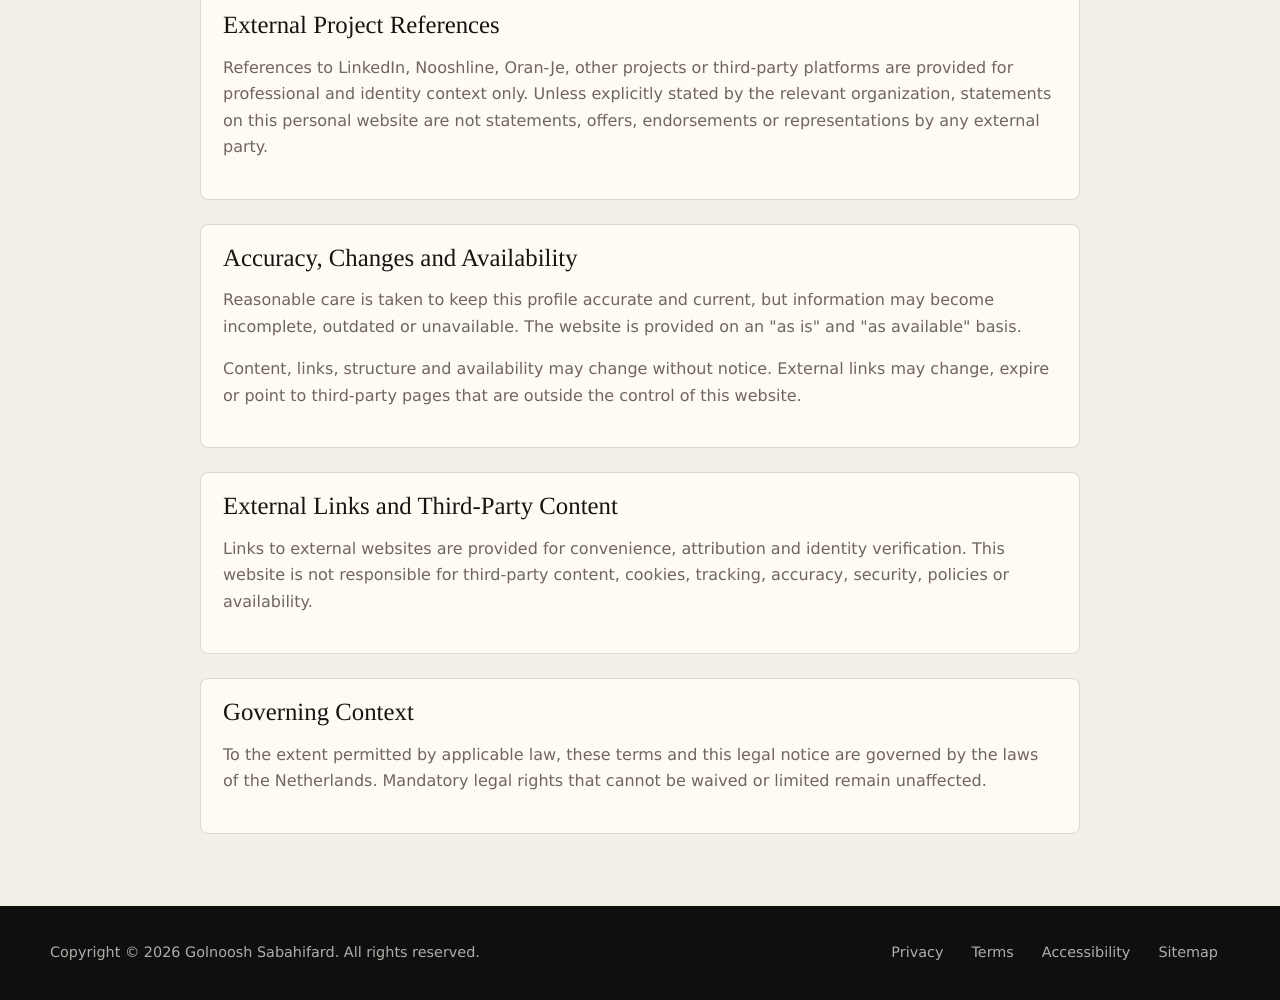
<file: terms.html>
<!doctype html>
<html lang="en">
<head>
  <meta charset="UTF-8">
  <meta name="viewport" content="width=device-width,initial-scale=1,viewport-fit=cover">
  <meta name="robots" content="index,follow">
  <meta name="theme-color" content="#201816">
  <title>Terms and Legal Notice | Golnoosh Sabahifard</title>
  <meta name="description" content="Terms of use, copyright statement, disclaimer and legal notice for the official Golnoosh Sabahifard profile at golnoosh.nooshline.nl.">
  <link rel="canonical" href="https://golnoosh.nooshline.nl/terms.html">
  <link rel="icon" type="image/png" sizes="48x48" href="/favicon-48x48.png?v=golnoosh-face-20260711">
  <link rel="icon" type="image/png" sizes="96x96" href="/favicon-96x96.png?v=golnoosh-face-20260711">
  <link rel="icon" type="image/png" sizes="192x192" href="/favicon-192x192.png?v=golnoosh-face-20260711">
  <link rel="apple-touch-icon" sizes="180x180" href="/apple-touch-icon.png?v=golnoosh-face-20260711">
  <link rel="manifest" href="/site.webmanifest?v=golnoosh-face-20260711">
  <link rel="stylesheet" href="/assets/styles.css">
</head>
<body>
  <a class="skip-link" href="#main">Skip to legal notice</a>
  <header class="site-header">
    <nav class="nav" aria-label="Primary">
      <a class="brand" href="/"><strong>Golnoosh</strong><span>Profile</span></a>
      <div class="nav-links nav-links-static">
        <a href="/">Back to profile</a>
      </div>
    </nav>
  </header>

  <main id="main" class="legal-layout">
    <h1>Terms and Legal Notice</h1>
    <p class="updated">Last updated: July 6, 2026</p>
    <p class="notice">
      This website is a personal professional profile. It is not a commercial offer, employment availability statement,
      recruitment statement, consulting engagement, legal advice or representation of any employer or platform.
    </p>

    <section class="legal-card">
      <h2>Website Owner and Purpose</h2>
      <p>
        golnoosh.nooshline.nl is the official profile website for Golnoosh Sabahifard. It presents public professional
        context, CV-backed experience, selected project references and professional positioning.
      </p>
      <p>
        The site is maintained as a profile and identity reference. It does not sell goods or services, collect
        payments, provide account access or invite visitors to rely on it as professional advice.
      </p>
    </section>

    <section class="legal-card" id="copyright-and-permitted-use">
      <h2>Copyright and Permitted Use</h2>
      <p>
        Copyright &copy; 2026 Golnoosh Sabahifard. All rights reserved. Text, design, images, profile material and page
        structure on this website may not be copied, republished, redistributed, scraped for commercial use, used to
        impersonate Golnoosh Sabahifard, or used to populate misleading profiles without prior written permission,
        except where permitted by applicable law.
      </p>
      <p>
        You may link to this website and may quote short excerpts for accurate citation, commentary, search indexing,
        accessibility, archiving, security research or other uses allowed by law, provided that the use is not
        misleading and does not imply endorsement.
      </p>
      <p>
        Requests to reuse, republish or license profile images should be made through Golnoosh Sabahifard's official
        LinkedIn profile linked from the homepage.
      </p>
    </section>

    <section class="legal-card">
      <h2>No Professional Advice or Reliance</h2>
      <p>
        Content on this website is general professional information only. It is not legal, financial, tax, employment,
        immigration, procurement, technical consulting or governance advice.
      </p>
      <p>
        No visitor should make a business, employment, procurement, compliance or technical decision solely because
        of content on this website.
      </p>
    </section>

    <section class="legal-card">
      <h2>No Relationship Created</h2>
      <p>
        Viewing this website, linking to it, citing it, or contacting Golnoosh Sabahifard through an external platform
        does not create a client, consultant, adviser, fiduciary, employment, agency, partnership or confidentiality
        relationship.
      </p>
    </section>

    <section class="legal-card">
      <h2>External Project References</h2>
      <p>
        References to LinkedIn, Nooshline, Oran-Je, other projects or third-party platforms are provided for professional
        and identity context only. Unless explicitly stated by the relevant organization, statements on this personal
        website are not statements, offers, endorsements or representations by any external party.
      </p>
    </section>

    <section class="legal-card">
      <h2>Accuracy, Changes and Availability</h2>
      <p>
        Reasonable care is taken to keep this profile accurate and current, but information may become incomplete,
        outdated or unavailable. The website is provided on an "as is" and "as available" basis.
      </p>
      <p>
        Content, links, structure and availability may change without notice. External links may change, expire or
        point to third-party pages that are outside the control of this website.
      </p>
    </section>

    <section class="legal-card">
      <h2>External Links and Third-Party Content</h2>
      <p>
        Links to external websites are provided for convenience, attribution and identity verification. This website
        is not responsible for third-party content, cookies, tracking, accuracy, security, policies or availability.
      </p>
    </section>

    <section class="legal-card">
      <h2>Governing Context</h2>
      <p>
        To the extent permitted by applicable law, these terms and this legal notice are governed by the laws of the
        Netherlands. Mandatory legal rights that cannot be waived or limited remain unaffected.
      </p>
    </section>
  </main>

  <footer class="site-footer">
    <div class="footer-inner">
      <span>Copyright &copy; <span data-current-year>2026</span> Golnoosh Sabahifard. All rights reserved.</span>
      <nav class="footer-links" aria-label="Legal links">
        <a href="/privacy.html">Privacy</a>
        <a href="/terms.html">Terms</a>
        <a href="/accessibility.html">Accessibility</a>
        <a href="/sitemap.xml">Sitemap</a>
      </nav>
    </div>
  </footer>
  <script src="/assets/site.js" defer></script>
  <script type="module" src="https://static.cloudflareinsights.com/beacon.min.js" data-cf-beacon='{"token": "4cd0dbd8a2594858a30446fa49e0653c"}'></script>
</body>
</html>
</file>
<file: assets/styles.css>
:root {
  --ink: #151412;
  --ink-soft: #32312e;
  --paper: #f3eee6;
  --paper-strong: #fffaf2;
  --muted: #6e675e;
  --line: rgba(21, 20, 18, 0.14);
  --line-light: rgba(255, 250, 242, 0.2);
  --gold: #d9aa55;
  --sage: #758676;
  --clay: #bb6a54;
  --blue: #6f999f;
  --plum: #8d738d;
  --max: 1180px;
  --radius: 8px;
  --shadow: 0 28px 70px rgba(21, 20, 18, 0.16);
  color-scheme: light;
}

* {
  box-sizing: border-box;
  min-width: 0;
}

html {
  scroll-behavior: smooth;
}

body {
  margin: 0;
  color: var(--ink);
  background: var(--paper);
  font-family: Inter, ui-sans-serif, system-ui, -apple-system, BlinkMacSystemFont, "Segoe UI", sans-serif;
  text-rendering: geometricPrecision;
  -webkit-font-smoothing: antialiased;
}

body.lock-scroll {
  overflow: hidden;
}

a {
  color: inherit;
  text-decoration: none;
}

img {
  display: block;
  max-width: 100%;
}

button {
  font: inherit;
}

:focus-visible {
  outline: 3px solid rgba(217, 170, 85, 0.55);
  outline-offset: 4px;
}

.skip-link {
  position: fixed;
  top: 12px;
  left: 12px;
  z-index: 50;
  padding: 10px 14px;
  border-radius: 6px;
  color: var(--ink);
  background: var(--gold);
  transform: translateY(-180%);
}

.skip-link:focus {
  transform: translateY(0);
}

.site-header {
  position: sticky;
  top: 0;
  z-index: 20;
  border-bottom: 1px solid var(--line);
  background: rgba(243, 238, 230, 0.9);
  color: var(--ink);
  backdrop-filter: blur(16px);
}

.nav {
  width: min(var(--max), calc(100% - 36px));
  min-height: 72px;
  margin: 0 auto;
  display: flex;
  align-items: center;
  justify-content: space-between;
  gap: 18px;
}

.brand {
  display: grid;
  gap: 2px;
}

.brand strong {
  font-family: Georgia, "Times New Roman", serif;
  font-size: 1.18rem;
  font-weight: 500;
  letter-spacing: 0;
}

.brand span {
  color: var(--muted);
  font-size: 0.72rem;
  font-weight: 800;
  letter-spacing: 0;
  text-transform: uppercase;
}

.nav-links {
  display: flex;
  align-items: center;
  gap: 4px;
  color: var(--muted);
  font-size: 0.9rem;
  font-weight: 780;
}

.nav-links a,
.footer-links a {
  border-radius: 999px;
  padding: 10px 12px;
}

.nav-links a:hover,
.footer-links a:hover {
  color: var(--ink);
  background: rgba(21, 20, 18, 0.06);
}

.nav-links-static {
  display: flex;
}

.nav-toggle {
  display: none;
  width: 42px;
  height: 42px;
  border: 1px solid var(--line);
  border-radius: 999px;
  color: var(--ink);
  background: rgba(255, 250, 242, 0.72);
}

.nav-toggle span {
  display: block;
  width: 16px;
  height: 2px;
  margin: 4px auto;
  border-radius: 2px;
  background: currentColor;
}

main {
  overflow: hidden;
}

.hero {
  position: relative;
  overflow: hidden;
  height: calc(100svh - 118px);
  min-height: 680px;
  max-height: 780px;
  display: grid;
  grid-template-columns: minmax(340px, 0.82fr) minmax(0, 1fr);
  background: var(--ink);
  color: var(--paper-strong);
}

.hero::after {
  content: "";
  position: absolute;
  inset: auto 0 0;
  z-index: 2;
  height: 118px;
  pointer-events: none;
  background: linear-gradient(180deg, rgba(21, 20, 18, 0), var(--paper));
}

.hero-image {
  position: relative;
  z-index: 1;
  min-height: 0;
  overflow: hidden;
  border-right: 1px solid var(--line-light);
  background: #22201d;
}

.hero-image::after {
  content: "";
  position: absolute;
  inset: 0;
  pointer-events: none;
  background:
    linear-gradient(180deg, rgba(21, 20, 18, 0) 52%, rgba(21, 20, 18, 0.78) 100%),
    linear-gradient(90deg, rgba(21, 20, 18, 0) 56%, rgba(21, 20, 18, 0.86) 100%);
}

.hero-image img {
  width: 100%;
  height: 100%;
  object-fit: cover;
  object-position: 50% 20%;
  opacity: 0.82;
  filter: saturate(0.92) contrast(0.96);
}

.hero-copy {
  position: relative;
  z-index: 3;
  width: min(660px, calc(100% - 72px));
  align-self: center;
  margin: 0 auto;
  padding: 62px 0;
}

.eyebrow,
.section-kicker {
  margin: 0 0 14px;
  color: var(--gold);
  font-size: 0.76rem;
  font-weight: 860;
  letter-spacing: 0;
  text-transform: uppercase;
}

h1,
h2,
h3 {
  margin: 0;
  letter-spacing: 0;
}

h1,
h2 {
  font-family: Georgia, "Times New Roman", serif;
  font-weight: 500;
}

h1 {
  max-width: 620px;
  font-size: 5.8rem;
  line-height: 0.92;
}

h2 {
  font-size: 3.8rem;
  line-height: 1;
}

h3 {
  font-size: 1.05rem;
  line-height: 1.25;
}

p {
  line-height: 1.65;
}

.hero-lede {
  max-width: 520px;
  margin: 22px 0 0;
  color: rgba(255, 250, 242, 0.88);
  font-size: 1.42rem;
  line-height: 1.42;
}

.hero-bullets,
.skills-grid ul,
.lane-card ul,
.method-list,
.experience-list ul,
.creative-copy ul,
.clean-list,
.fit-grid ul {
  display: grid;
  gap: 10px;
  margin: 24px 0 0;
  padding: 0;
  list-style: none;
}

.hero-bullets li,
.skills-grid li,
.lane-card li,
.experience-list li,
.creative-copy li,
.clean-list li,
.fit-grid li {
  position: relative;
  padding-left: 18px;
  color: inherit;
  line-height: 1.5;
}

.hero-bullets li::before,
.skills-grid li::before,
.lane-card li::before,
.experience-list li::before,
.creative-copy li::before,
.clean-list li::before,
.fit-grid li::before {
  content: "";
  position: absolute;
  left: 0;
  top: 0.68em;
  width: 7px;
  height: 7px;
  border-radius: 999px;
  background: currentColor;
  opacity: 0.46;
}

.hero-bullets {
  max-width: 560px;
  color: rgba(255, 250, 242, 0.76);
}

.hero-actions,
.contact-actions {
  display: flex;
  flex-wrap: wrap;
  gap: 12px;
  margin: 30px 0 0;
}

.button {
  min-height: 48px;
  display: inline-flex;
  align-items: center;
  justify-content: center;
  gap: 8px;
  border: 1px solid currentColor;
  border-radius: 999px;
  padding: 0 18px;
  font-size: 0.92rem;
  font-weight: 820;
}

.button.primary {
  color: var(--ink);
  border-color: var(--gold);
  background: var(--gold);
}

.button.primary:hover {
  background: #edc470;
}

.button.secondary {
  color: inherit;
  background: transparent;
}

.button.secondary:hover {
  background: rgba(255, 250, 242, 0.12);
}

.section {
  width: min(var(--max), calc(100% - 36px));
  margin: 0 auto;
  padding: 76px 0;
}

.icon-badge {
  width: 34px;
  height: 34px;
  flex: 0 0 34px;
  display: inline-flex;
  align-items: center;
  justify-content: center;
  border: 1px solid var(--line);
  border-radius: 999px;
  color: var(--ink);
  background: rgba(255, 250, 242, 0.74);
  font-family: "Apple Color Emoji", "Segoe UI Emoji", "Noto Color Emoji", sans-serif;
  font-size: 1.02rem;
  font-weight: 400;
  line-height: 1;
}

.signal-strip {
  display: grid;
  grid-template-columns: repeat(5, minmax(0, 1fr));
  gap: 1px;
  margin-top: -1px;
  padding: 1px;
  background: var(--line);
}

.signal-strip div {
  position: relative;
  overflow: hidden;
  min-height: 150px;
  display: grid;
  align-content: center;
  gap: 10px;
  padding: 24px;
  background: var(--paper-strong);
}

.signal-strip div::before {
  content: "";
  position: absolute;
  inset: 0 auto 0 0;
  width: 5px;
  background: var(--gold);
}

.signal-strip div:nth-child(2)::before {
  background: var(--sage);
}

.signal-strip div:nth-child(3)::before {
  background: var(--blue);
}

.signal-strip div:nth-child(4)::before {
  background: var(--plum);
}

.signal-strip div:nth-child(5)::before {
  background: var(--clay);
}

.signal-strip strong {
  display: inline-flex;
  align-items: center;
  gap: 10px;
  color: var(--ink);
  font-family: Georgia, "Times New Roman", serif;
  font-size: 1.46rem;
  font-weight: 500;
}

.signal-strip .icon-badge {
  color: var(--ink);
  line-height: 1;
}

.signal-strip span {
  color: var(--muted);
  line-height: 1.5;
}

.skills-snapshot {
  border-bottom: 1px solid var(--line);
}

.section-head {
  max-width: 820px;
  margin-bottom: 34px;
}

.section-head.compact {
  display: grid;
  grid-template-columns: minmax(0, 0.78fr) minmax(240px, 0.4fr);
  gap: 28px;
  align-items: end;
  max-width: none;
}

.section-head.compact .section-kicker {
  grid-column: 1 / -1;
  margin-bottom: -18px;
}

.skills-grid {
  display: grid;
  grid-template-columns: repeat(3, minmax(0, 1fr));
  gap: 14px;
}

.skills-grid article {
  position: relative;
  overflow: hidden;
  min-height: 260px;
  padding: 24px;
  border: 1px solid var(--line);
  border-radius: var(--radius);
  background:
    linear-gradient(180deg, rgba(255, 250, 242, 0.98), rgba(255, 250, 242, 0.82)),
    var(--paper-strong);
  box-shadow: 0 18px 38px rgba(21, 20, 18, 0.06);
}

.skills-grid article::before,
.fit-grid article::before {
  content: "";
  display: block;
  width: 54px;
  height: 4px;
  margin-bottom: 22px;
  border-radius: 999px;
  background: var(--gold);
}

.skills-grid article:nth-child(2)::before,
.fit-grid article:nth-child(2)::before {
  background: var(--sage);
}

.skills-grid article:nth-child(3)::before,
.fit-grid article:nth-child(3)::before {
  background: var(--blue);
}

.skills-grid h3 {
  display: inline-flex;
  align-items: center;
  gap: 10px;
  font-family: Georgia, "Times New Roman", serif;
  font-size: 1.5rem;
  font-weight: 500;
}

.skills-grid ul {
  color: var(--muted);
  font-size: 0.95rem;
}

.lane-grid {
  display: grid;
  grid-template-columns: repeat(3, minmax(0, 1fr));
  gap: 14px;
}

.lane-card {
  position: relative;
  min-height: 254px;
  padding: 24px;
  background: var(--paper-strong);
  border: 1px solid var(--line);
  border-radius: var(--radius);
  box-shadow: 0 14px 30px rgba(21, 20, 18, 0.05);
}

.lane-card::before {
  content: "";
  display: block;
  width: 42px;
  height: 4px;
  margin-bottom: 22px;
  border-radius: 999px;
  background: var(--gold);
}

.lane-card:nth-child(2)::before {
  background: var(--blue);
}

.lane-card:nth-child(3)::before {
  background: var(--clay);
}

.lane-card:nth-child(4)::before {
  background: var(--plum);
}

.lane-card:nth-child(5)::before {
  background: var(--sage);
}

.lane-card:nth-child(6)::before {
  background: #d3904b;
}

.lane-card .lane-number {
  display: inline-flex;
  margin-bottom: 14px;
  color: var(--muted);
  font-size: 0.75rem;
  font-weight: 860;
  letter-spacing: 0;
}

.lane-card h3,
.fit-grid h3 {
  display: inline-flex;
  align-items: center;
  gap: 10px;
}

.lane-card ul {
  margin-top: 18px;
  color: var(--muted);
  font-size: 0.95rem;
}

.method-panel {
  width: 100%;
  max-width: none;
  display: grid;
  grid-template-columns: minmax(280px, 0.7fr) minmax(0, 1fr);
  gap: 0;
  padding: 0;
  color: var(--paper-strong);
  background: var(--ink);
}

.project-band {
  width: 100%;
  padding: 86px 0;
  color: var(--paper-strong);
  background: #191817;
}

.project-inner {
  width: min(var(--max), calc(100% - 36px));
  margin: 0 auto;
  display: grid;
  grid-template-columns: minmax(0, 0.86fr) minmax(420px, 1fr);
  gap: 52px;
  align-items: start;
}

.project-copy {
  max-width: 560px;
}

.project-copy p:not(.section-kicker) {
  margin: 24px 0 0;
  color: rgba(255, 250, 242, 0.78);
  font-size: 1.08rem;
}

.project-tags {
  display: flex;
  flex-wrap: wrap;
  gap: 10px;
  margin-top: 26px;
}

.project-tags span {
  border: 1px solid var(--line-light);
  border-radius: 999px;
  padding: 9px 12px;
  color: rgba(255, 250, 242, 0.84);
  background: rgba(255, 250, 242, 0.06);
  font-size: 0.9rem;
  font-weight: 760;
}

.project-steps {
  display: grid;
  grid-template-columns: repeat(2, minmax(0, 1fr));
  gap: 1px;
  background: var(--line-light);
  border: 1px solid var(--line-light);
}

.project-steps article {
  min-height: 188px;
  padding: 24px;
  background:
    linear-gradient(135deg, rgba(217, 170, 85, 0.08), rgba(255, 250, 242, 0.035)),
    rgba(255, 250, 242, 0.06);
}

.project-steps article:nth-child(2) {
  background:
    linear-gradient(135deg, rgba(117, 134, 118, 0.16), rgba(255, 250, 242, 0.035)),
    rgba(255, 250, 242, 0.06);
}

.project-steps article:nth-child(3) {
  background:
    linear-gradient(135deg, rgba(111, 153, 159, 0.16), rgba(255, 250, 242, 0.035)),
    rgba(255, 250, 242, 0.06);
}

.project-steps article:nth-child(4) {
  background:
    linear-gradient(135deg, rgba(187, 106, 84, 0.14), rgba(255, 250, 242, 0.035)),
    rgba(255, 250, 242, 0.06);
}

.project-steps h3 {
  display: inline-flex;
  align-items: center;
  gap: 10px;
  font-family: Georgia, "Times New Roman", serif;
  font-size: 1.38rem;
  font-weight: 500;
}

.project-steps .icon-badge {
  color: var(--ink);
  background: rgba(255, 250, 242, 0.9);
  border-color: transparent;
}

.project-steps p {
  margin: 16px 0 0;
  color: rgba(255, 250, 242, 0.72);
  font-size: 0.96rem;
}

.method-media {
  height: 620px;
  min-height: 0;
  display: grid;
  overflow: hidden;
  background: #22201d;
}

.method-media img {
  width: 100%;
  height: 100%;
  object-fit: contain;
  object-position: center bottom;
}

.method-copy {
  width: min(680px, calc(100% - 72px));
  align-self: center;
  margin: 0 auto;
  padding: 76px 0;
}

.method-list {
  margin-top: 34px;
}

.method-list li {
  display: grid;
  grid-template-columns: 172px minmax(0, 1fr);
  gap: 20px;
  padding: 18px 0;
  border-bottom: 1px solid var(--line-light);
}

.method-list strong {
  display: inline-flex;
  align-items: center;
  gap: 10px;
  color: var(--gold);
  font-family: Georgia, "Times New Roman", serif;
  font-size: 1.32rem;
  font-weight: 500;
}

.method-list .icon-badge {
  width: 30px;
  height: 30px;
  flex-basis: 30px;
  color: var(--ink);
  background: rgba(255, 250, 242, 0.12);
  border-color: var(--line-light);
}

.method-list span {
  color: rgba(255, 250, 242, 0.75);
  line-height: 1.55;
}

.method-list .icon-badge {
  line-height: 1;
}

.experience-section {
  border-bottom: 1px solid var(--line);
}

.experience-list {
  display: grid;
  gap: 16px;
}

.experience-list article {
  display: grid;
  grid-template-columns: 130px minmax(0, 0.72fr) minmax(0, 1fr);
  gap: 26px;
  align-items: start;
  padding: 24px;
  border: 1px solid var(--line);
  border-radius: var(--radius);
  background: rgba(255, 250, 242, 0.62);
}

.experience-list time {
  color: var(--clay);
  font-weight: 850;
}

.experience-list ul {
  margin: 0;
  color: var(--muted);
  font-size: 0.95rem;
}

.creative-proof {
  display: grid;
  grid-template-columns: minmax(0, 0.72fr) minmax(320px, 0.7fr);
  gap: 54px;
  align-items: center;
}

.creative-copy ul {
  color: var(--ink-soft);
  font-weight: 620;
}

.creative-actions {
  margin-top: 24px;
}

.art-grid {
  display: grid;
  grid-template-columns: repeat(2, minmax(0, 1fr));
  gap: 12px;
}

.art-grid figure {
  margin: 0;
  overflow: hidden;
  border: 1px solid var(--line);
  border-radius: var(--radius);
  background: var(--paper-strong);
}

.art-grid img {
  width: 100%;
  aspect-ratio: 4 / 5;
  object-fit: cover;
}

.art-grid figcaption {
  padding: 12px 14px;
  color: var(--muted);
  font-size: 0.88rem;
  font-weight: 760;
}

.education-tools {
  display: grid;
  grid-template-columns: minmax(0, 0.9fr) minmax(0, 1fr);
  gap: 64px;
  border-top: 1px solid var(--line);
  border-bottom: 1px solid var(--line);
}

.clean-list {
  color: var(--muted);
}

.clean-list li {
  padding-bottom: 10px;
  border-bottom: 1px solid var(--line);
}

.tag-cloud {
  display: flex;
  flex-wrap: wrap;
  gap: 10px;
  margin-top: 24px;
}

.tag-cloud span {
  border: 1px solid var(--line);
  border-radius: 999px;
  padding: 9px 12px;
  color: var(--ink-soft);
  background: var(--paper-strong);
  font-size: 0.9rem;
  font-weight: 740;
}

.fit-grid {
  display: grid;
  grid-template-columns: repeat(3, minmax(0, 1fr));
  gap: 14px;
}

.fit-grid article {
  position: relative;
  overflow: hidden;
  min-height: 230px;
  padding: 24px;
  border: 1px solid var(--line);
  border-radius: var(--radius);
  background: rgba(255, 250, 242, 0.78);
  box-shadow: 0 14px 30px rgba(21, 20, 18, 0.045);
}

.fit-grid article:nth-child(4)::before {
  background: var(--plum);
}

.fit-grid article:nth-child(5)::before {
  background: var(--clay);
}

.fit-grid article:nth-child(6)::before {
  background: #d3904b;
}

.fit-grid ul {
  color: var(--muted);
  font-size: 0.95rem;
}

.contact-band {
  display: grid;
  grid-template-columns: minmax(0, 1fr) auto;
  gap: 32px;
  align-items: center;
  padding: 54px;
  margin-bottom: 78px;
  color: var(--paper-strong);
  background: var(--ink);
  border-radius: var(--radius);
}

.contact-band h2 {
  max-width: 720px;
  color: inherit;
}

.contact-actions {
  justify-content: flex-end;
  margin: 0;
}

.site-footer {
  color: var(--paper-strong);
  background: #0f0f10;
}

.footer-inner {
  width: min(var(--max), calc(100% - 36px));
  min-height: 94px;
  margin: 0 auto;
  display: flex;
  align-items: center;
  justify-content: space-between;
  gap: 20px;
  color: rgba(247, 240, 231, 0.7);
  font-size: 0.9rem;
}

.footer-links {
  display: flex;
  flex-wrap: wrap;
  gap: 4px;
}

.legal-layout {
  width: min(880px, calc(100% - 36px));
  margin: 0 auto;
  padding: 72px 0;
}

.legal-layout h1 {
  color: var(--ink);
  font-size: 4.2rem;
  line-height: 0.98;
}

.updated {
  color: var(--muted);
  font-weight: 760;
}

.notice,
.legal-card {
  margin: 24px 0 0;
  padding: 22px;
  background: var(--paper-strong);
  border: 1px solid var(--line);
  border-radius: var(--radius);
}

.legal-card h2 {
  color: var(--ink);
  font-size: 1.55rem;
}

.legal-card p,
.legal-card li {
  color: var(--muted);
}

.legal-card a {
  color: var(--ink);
  text-decoration: underline;
  text-underline-offset: 3px;
}

@media (max-width: 1080px) {
  h1 {
    font-size: 4.6rem;
  }

  h2 {
    font-size: 3rem;
  }

  .hero {
    grid-template-columns: 0.82fr 1fr;
  }

  .lane-grid,
  .fit-grid,
  .project-steps,
  .signal-strip {
    grid-template-columns: repeat(2, minmax(0, 1fr));
  }

  .project-inner {
    grid-template-columns: 1fr;
  }

  .experience-list article {
    grid-template-columns: 120px minmax(0, 1fr);
  }

  .experience-list ul {
    grid-column: 2;
  }
}

@media (max-width: 820px) {
  .nav-toggle {
    display: inline-block;
  }

  .nav-links {
    position: fixed;
    inset: 72px 0 auto;
    display: none;
    padding: 18px;
    background: rgba(243, 238, 230, 0.98);
    border-bottom: 1px solid var(--line);
  }

  .nav-links.open,
  .nav-links-static {
    display: grid;
  }

  .nav-links a {
    padding: 14px;
  }

  .hero,
  .method-panel,
  .section-head.compact,
  .skills-grid,
  .creative-proof,
  .education-tools,
  .contact-band,
  .signal-strip,
  .project-inner {
    grid-template-columns: 1fr;
  }

  .hero {
    height: auto;
    min-height: auto;
    max-height: none;
  }

  .hero::after {
    display: none;
  }

  .hero-image {
    height: 320px;
    min-height: 0;
    border-right: 0;
    border-bottom: 1px solid var(--line-light);
  }

  .hero-image::after {
    background: linear-gradient(180deg, rgba(21, 20, 18, 0) 48%, rgba(21, 20, 18, 0.82) 100%);
  }

  .hero-copy,
  .method-copy {
    width: min(var(--max), calc(100% - 36px));
  }

  .section-head.compact .section-kicker {
    grid-column: auto;
    margin-bottom: 0;
  }

  .method-media {
    height: 420px;
  }

  .experience-list article {
    grid-template-columns: 1fr;
    gap: 12px;
  }

  .experience-list ul {
    grid-column: auto;
  }

  .contact-actions {
    justify-content: flex-start;
  }
}

@media (max-width: 640px) {
  .nav,
  .section,
  .footer-inner,
  .legal-layout {
    width: min(100% - 28px, var(--max));
  }

  .brand strong {
    font-size: 1.02rem;
  }

  h1 {
    font-size: 3rem;
  }

  h2 {
    font-size: 2.24rem;
  }

  .hero-image {
    height: 200px;
    min-height: 0;
  }

  .hero-copy {
    width: min(var(--max), calc(100% - 28px));
    padding: 30px 0 34px;
  }

  .hero-lede {
    font-size: 1.08rem;
    line-height: 1.38;
  }

  .hero-bullets {
    gap: 8px;
    margin-top: 18px;
    font-size: 0.94rem;
  }

  .hero-actions {
    margin-top: 22px;
  }

  .section {
    padding: 54px 0;
  }

  .project-band {
    padding: 58px 0;
  }

  .signal-strip div,
  .lane-card,
  .fit-grid article,
  .project-steps article {
    min-height: auto;
    padding: 20px;
  }

  .lane-grid,
  .skills-grid,
  .fit-grid,
  .art-grid,
  .project-steps {
    grid-template-columns: 1fr;
  }

  .method-list li {
    grid-template-columns: 1fr;
    gap: 6px;
  }

  .method-copy {
    width: min(var(--max), calc(100% - 28px));
    padding: 54px 0;
  }

  .method-media {
    height: 360px;
  }

  .creative-proof {
    gap: 34px;
  }

  .contact-band {
    padding: 28px;
    margin-bottom: 54px;
  }

  .legal-layout h1 {
    font-size: 3rem;
  }

  .footer-inner {
    flex-direction: column;
    align-items: flex-start;
    justify-content: center;
    padding: 24px 0;
  }
}

@media (prefers-reduced-motion: reduce) {
  *,
  *::before,
  *::after {
    scroll-behavior: auto !important;
  }
}
</file>
